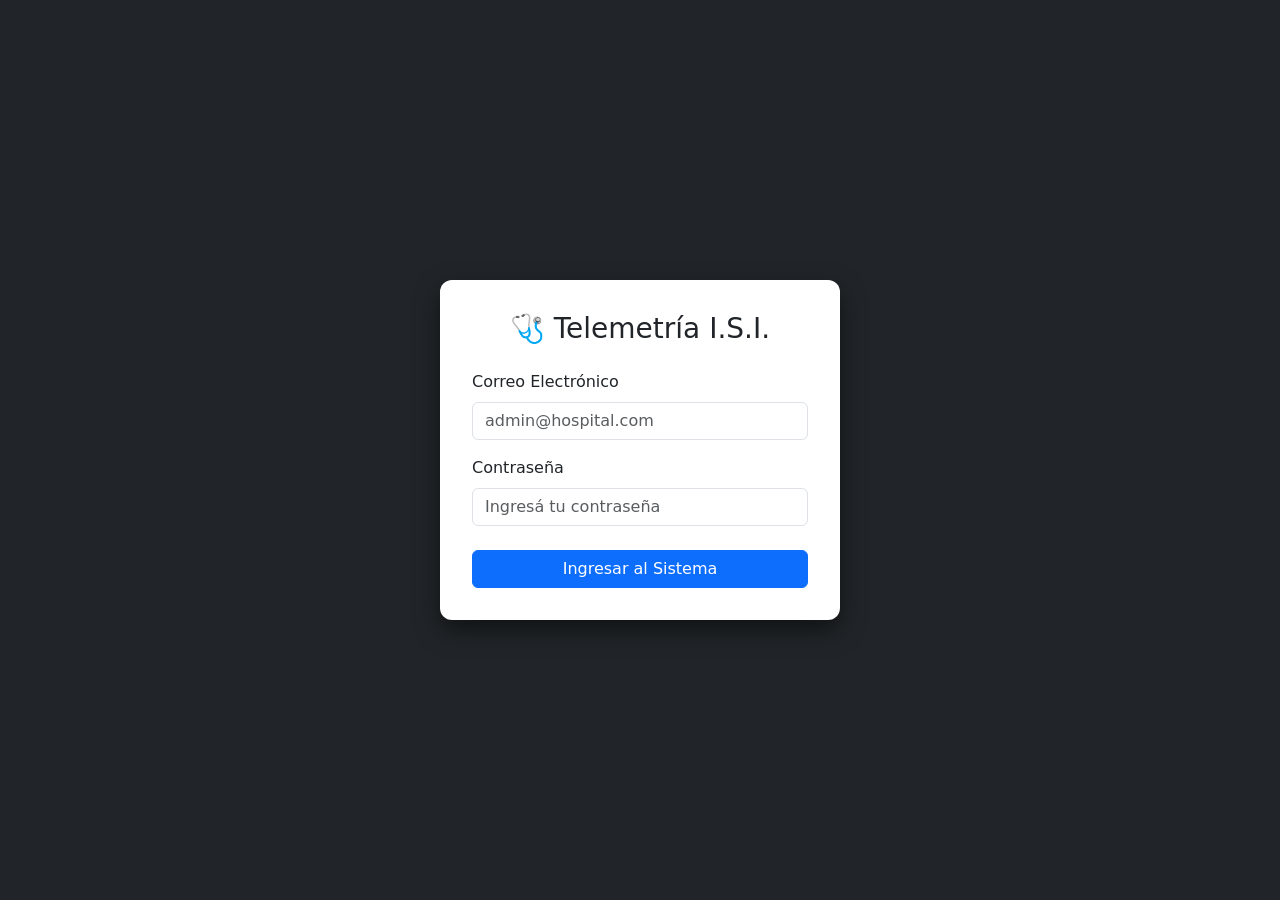
<file: login.html>
<!doctype html>
<html lang="es">
<head>
  <meta charset="UTF-8">
  <!-- Solución al Error 1: Meta Viewport para celulares -->
  <meta name="viewport" content="width=device-width, initial-scale=1.0">
  <title>Ingreso | Sistema Multipaciente</title>
  <link href="https://cdn.jsdelivr.net/npm/bootstrap@5.3.3/dist/css/bootstrap.min.css" rel="stylesheet" />
  <style>
    body { background-color: #212529; height: 100vh; display: flex; align-items: center; justify-content: center; }
    .login-card { background-color: #fff; padding: 2rem; border-radius: 12px; box-shadow: 0 10px 25px rgba(0,0,0,0.5); width: 100%; max-width: 400px; }
  </style>
</head>
<body>

  <div class="login-card">
    <h3 class="text-center mb-4">🩺 Telemetría I.S.I.</h3>
    
    <div id="error-msg" class="alert alert-danger d-none" role="alert"></div>

    <form id="loginForm">
      <div class="mb-3">
        <!-- Solución al Error 2: Agregamos el 'for="email"' -->
        <label for="email" class="form-label">Correo Electrónico</label>
        <input type="email" id="email" class="form-control" required placeholder="admin@hospital.com">
      </div>
      <div class="mb-4">
        <!-- Solución al Error 2: Agregamos el 'for="password"' -->
        <label for="password" class="form-label">Contraseña</label>
        <input type="password" id="password" class="form-control" required placeholder="Ingresá tu contraseña">
      </div>
      <button type="submit" class="btn btn-primary w-100">Ingresar al Sistema</button>
    </form>
  </div>

  <script>
    document.getElementById("loginForm").addEventListener("submit", async (e) => {
      e.preventDefault();
      
      const email = document.getElementById("email").value;
      const password = document.getElementById("password").value;
      const errorDiv = document.getElementById("error-msg");
      
      try {
        const res = await fetch("http://localhost:8000/auth/login", {
          method: "POST",
          headers: { "Content-Type": "application/json" },
          body: JSON.stringify({ email, password })
        });

        if (!res.ok) {
          const data = await res.json();
          errorDiv.textContent = data.detail || "Error al iniciar sesión";
          errorDiv.classList.remove("d-none");
          return;
        }

        const data = await res.json();
        
        // Guardamos el token y los datos de sesión en el navegador
        localStorage.setItem("token", data.access_token);
        localStorage.setItem("userRole", data.rol);
        localStorage.setItem("userName", data.nombre);

        // Redirigimos a la página principal
        window.location.href = "admin/panel.html";

      } catch (error) {
        errorDiv.textContent = "No se pudo conectar con el servidor.";
        errorDiv.classList.remove("d-none");
      }
    });
  </script>
</body>
</html>
</file>
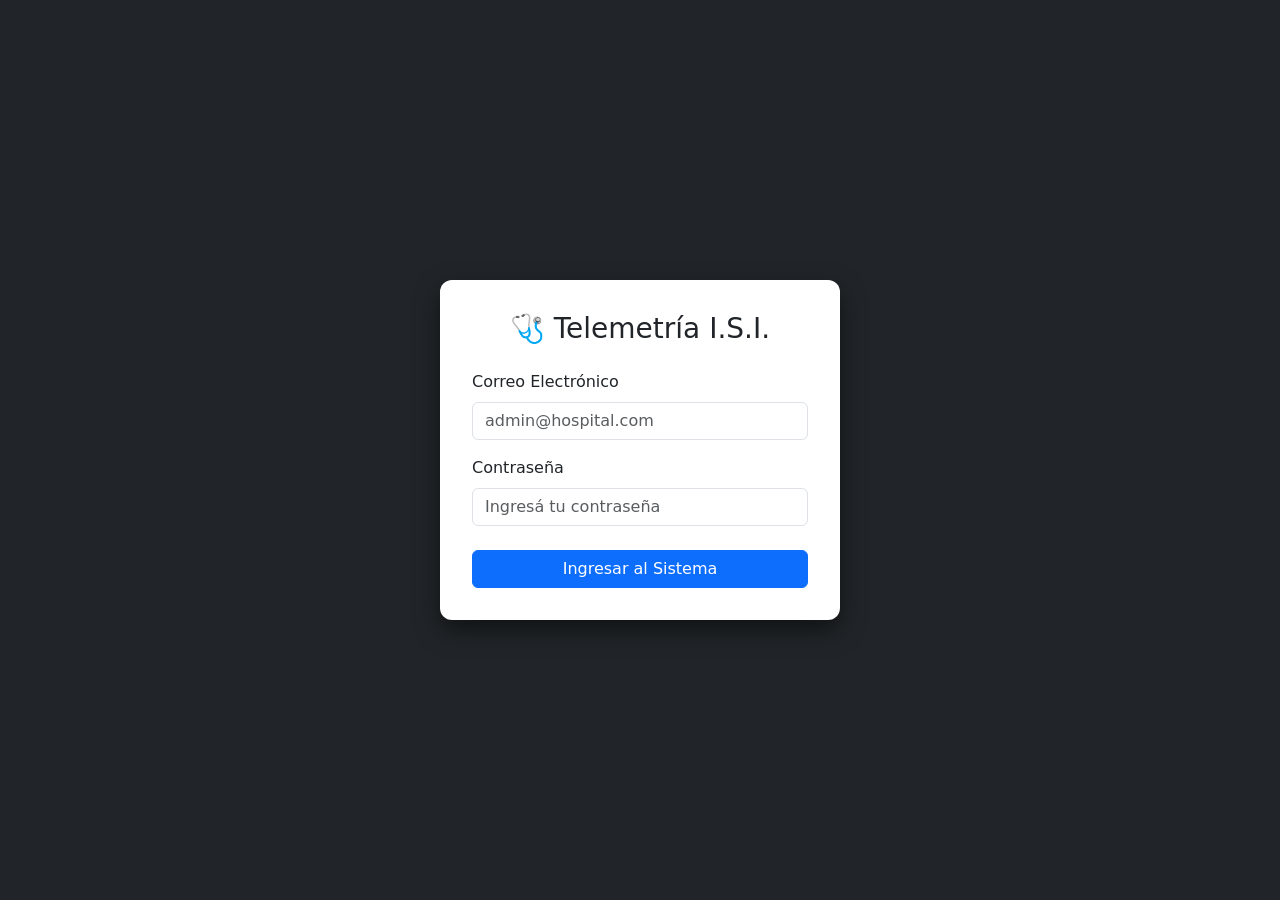
<file: admin/alarmas.html>
<!DOCTYPE html>
<html lang="es">
<head>
  <meta charset="UTF-8">
  <meta name="viewport" content="width=device-width, initial-scale=1.0">
  <title>Central de Alarmas | Telemetría</title>
  <link href="https://cdn.jsdelivr.net/npm/bootstrap@5.3.3/dist/css/bootstrap.min.css" rel="stylesheet">
  <style>
    body { background-color: #f8f9fa; }
    #sidebar { height: 100vh; position: fixed; width: 220px; top: 0; left: 0; z-index: 1000;}
    .main-content { margin-left: 220px; padding: 20px; }
    .card-alarma { border-left: 5px solid #dc3545; transition: transform 0.2s; }
    .card-alarma:hover { transform: scale(1.01); }
    .alerta-item { border-bottom: 1px solid #eee; padding: 8px 0; }
    .alerta-item:last-child { border-bottom: none; }
  </style>
</head>
<body>

  <nav id="sidebar" class="bg-dark text-white p-3">
    <h4 class="mb-4 text-center">🩺 Telemetría</h4>
    <ul class="nav flex-column">
      <li class="nav-item mb-2"><a href="panel.html" class="nav-link text-white">📊 Panel (Index)</a></li>
      <li class="nav-item mb-2"><a href="pacientes.html" class="nav-link text-white">👥 Pacientes</a></li>
      <li class="nav-item mb-2"><a href="equipos.html" class="nav-link text-white">📻 Equipos</a></li>
      <li class="nav-item mb-2"><a href="sensores.html" class="nav-link text-white">📈 Sensores</a></li>
      <li class="nav-item mb-2"><a href="alarmas.html" class="nav-link text-danger fw-bold">⚠️ Alarmas</a></li>
    </ul>
    <div class="mt-auto pt-4">
      <button class="btn btn-outline-danger w-100" onclick="cerrarSesion()">Cerrar Sesión</button>
    </div>
  </nav>

  <div class="main-content">
    <div class="d-flex justify-content-between align-items-center mb-4 border-bottom pb-3">
      <div>
        <h2 class="m-0 text-danger fw-bold">🚨 Central de Alarmas Activas</h2>
        <p class="text-muted m-0">Monitoreo crítico en tiempo real agrupado por paciente.</p>
      </div>
      <button class="btn btn-outline-secondary" onclick="cargarAlarmas()">🔄 Actualizar Manualmente</button>
    </div>

    <div id="contenedor-alarmas" class="row">
      <div class="col-12 text-center text-muted mt-5">
        <div class="spinner-border text-danger mb-3" role="status"></div>
        <h5>Buscando alarmas activas...</h5>
      </div>
    </div>
  </div>

  <script src="https://cdn.jsdelivr.net/npm/bootstrap@5.3.3/dist/js/bootstrap.bundle.min.js"></script>
  <script>
    const API_BASE = "http://localhost:8000";
    const token = localStorage.getItem("token");
    if (!token) window.location.replace("../login.html");

    // Función para buscar el nombre del paciente
    async function obtenerDatosPaciente(id_paciente) {
        if (!id_paciente) return { nombre: "Paciente No Asignado", area: "Desconocida" };
        try {
            const res = await fetch(`${API_BASE}/pacientes/${id_paciente}`, {
                headers: { "Authorization": `Bearer ${token}` }
            });
            if (res.ok) {
                const p = await res.json();
                return { nombre: `${p.nombre} ${p.apellido}`, area: p.tipo || 'Sala Común' };
            }
        } catch (e) { console.error("Error buscando paciente:", e); }
        return { nombre: "Error al cargar paciente", area: "---" };
    }

    async function cargarAlarmas() {
        const contenedor = document.getElementById("contenedor-alarmas");
        
        try {
            // 1. Buscamos TODAS las alarmas con estado ACTIVA
            const resAlertas = await fetch(`${API_BASE}/alertas/?estado=ACTIVA`, {
                headers: { "Authorization": `Bearer ${token}` }
            });
            
            if (!resAlertas.ok) throw new Error("Error en el servidor");
            const alertas = await resAlertas.json();

            if (alertas.length === 0) {
                contenedor.innerHTML = `
                  <div class="col-12 text-center mt-5">
                    <h1 style="font-size: 4rem;">✅</h1>
                    <h3 class="text-success mt-3">Todo bajo control</h3>
                    <p class="text-muted">No hay alarmas activas en este momento.</p>
                  </div>`;
                return;
            }

            // 2. AGRUPAR Y FILTRAR DUPLICADOS
            const agrupadas = {};
            
            alertas.forEach(alerta => {
                const claveGrupo = alerta.id_paciente ? `pac-${alerta.id_paciente}` : `disp-${alerta.id_dispositivo}`;
                
                if (!agrupadas[claveGrupo]) {
                    agrupadas[claveGrupo] = {
                        id_paciente: alerta.id_paciente,
                        id_dispositivo: alerta.id_dispositivo,
                        // Usamos un objeto para guardar solo UNA alarma por tipo/descripción
                        alarmasUnicas: {} 
                    };
                }

                // Extraemos el tipo de sensor de la descripción.
                // El formato es "Alarma de SENSOR: Valor detectado X", tomamos solo "SENSOR".
                // Como las alertas vienen de más nuevas a más viejas, la primera que leemos es la más reciente.
                const matchSensor = alerta.descripcion.match(/Alarma de (.+?):/i);
                const tipoSensor = matchSensor ? matchSensor[1].trim() : alerta.descripcion;

                // Si aún no registramos este sensor para este paciente, lo guardamos (es el más reciente)
                if (!agrupadas[claveGrupo].alarmasUnicas[tipoSensor]) {
                    agrupadas[claveGrupo].alarmasUnicas[tipoSensor] = alerta;
                }
            });

            // 3. RENDERIZAR LAS CARDS
            contenedor.innerHTML = ""; 

            for (const clave in agrupadas) {
                const grupo = agrupadas[clave];
                const paciente = await obtenerDatosPaciente(grupo.id_paciente);
                
                // Convertimos el objeto de alarmas únicas nuevamente en un array
                const listaFiltrada = Object.values(grupo.alarmasUnicas);
                
                let listaHTML = "";
                listaFiltrada.forEach(a => {
                    const hora = new Date(a.fecha_hora).toLocaleTimeString();
                    listaHTML += `
                        <div class="alerta-item d-flex justify-content-between align-items-center">
                            <span class="text-dark fw-bold">🔹 ${a.descripcion}</span>
                            <span class="badge bg-secondary">${hora}</span>
                        </div>
                    `;
                });

                contenedor.innerHTML += `
                    <div class="col-md-6 mb-4">
                        <div class="card shadow-sm card-alarma h-100">
                            <div class="card-header bg-white d-flex justify-content-between align-items-center border-bottom-0 pb-0">
                                <div>
                                    <h5 class="text-danger fw-bold mb-0">${paciente.nombre}</h5>
                                    <small class="text-muted">Ubicación: ${paciente.area}</small>
                                </div>
                                <span class="badge bg-danger rounded-pill fs-6">${listaFiltrada.length} Sensores Críticos</span>
                            </div>
                            <div class="card-body">
                                <div class="bg-light p-3 rounded mb-3">
                                    ${listaHTML}
                                </div>
                                <div class="d-flex justify-content-between">
                                    <button class="btn btn-outline-primary" onclick="verPaciente(${grupo.id_paciente})">Ver Monitor en Vivo</button>
                                    <button class="btn btn-success fw-bold" onclick="atenderAlarmas(${grupo.id_paciente})">✓ Marcar como Atendido</button>
                                </div>
                            </div>
                        </div>
                    </div>
                `;
            }

        } catch (error) {
            contenedor.innerHTML = `<div class="col-12 text-center text-danger"><h5>Error de conexión con el servidor.</h5></div>`;
        }
    }
    // Funciones de los botones
    async function atenderAlarmas(id_paciente) {
        if (!id_paciente) {
            alert("Alarma de dispositivo sin paciente. Diríjase a la cama manualmente.");
            return;
        }

        try {
            const res = await fetch(`${API_BASE}/alertas/resolver/paciente/${id_paciente}`, {
                method: "PATCH",
                headers: { "Authorization": `Bearer ${token}` }
            });
            
            if (res.ok) {
                cargarAlarmas(); // Refrescamos la pantalla
            }
        } catch (error) {
            alert("Error al resolver las alarmas.");
        }
    }

    // Para saltar directo al monitor de ese paciente
    function verPaciente(id_paciente) {
        if(!id_paciente) return;
        // Buscamos el UID del equipo asociado a este paciente (lógica simplificada, asume que sabés el UID o redirigís al panel)
        window.location.href = `panel.html`; 
        // Idealmente, si tenés el UID del dispositivo, harías: window.location.href = `detalle.html?uid=${uid}`
    }

    function cerrarSesion() {
      localStorage.clear();
      window.location.replace("../login.html");
    }

    // Cargar al inicio y refrescar cada 5 segundos automáticamente
    cargarAlarmas();
    setInterval(cargarAlarmas, 5000); 
  </script>
</body>
</html>
</file>
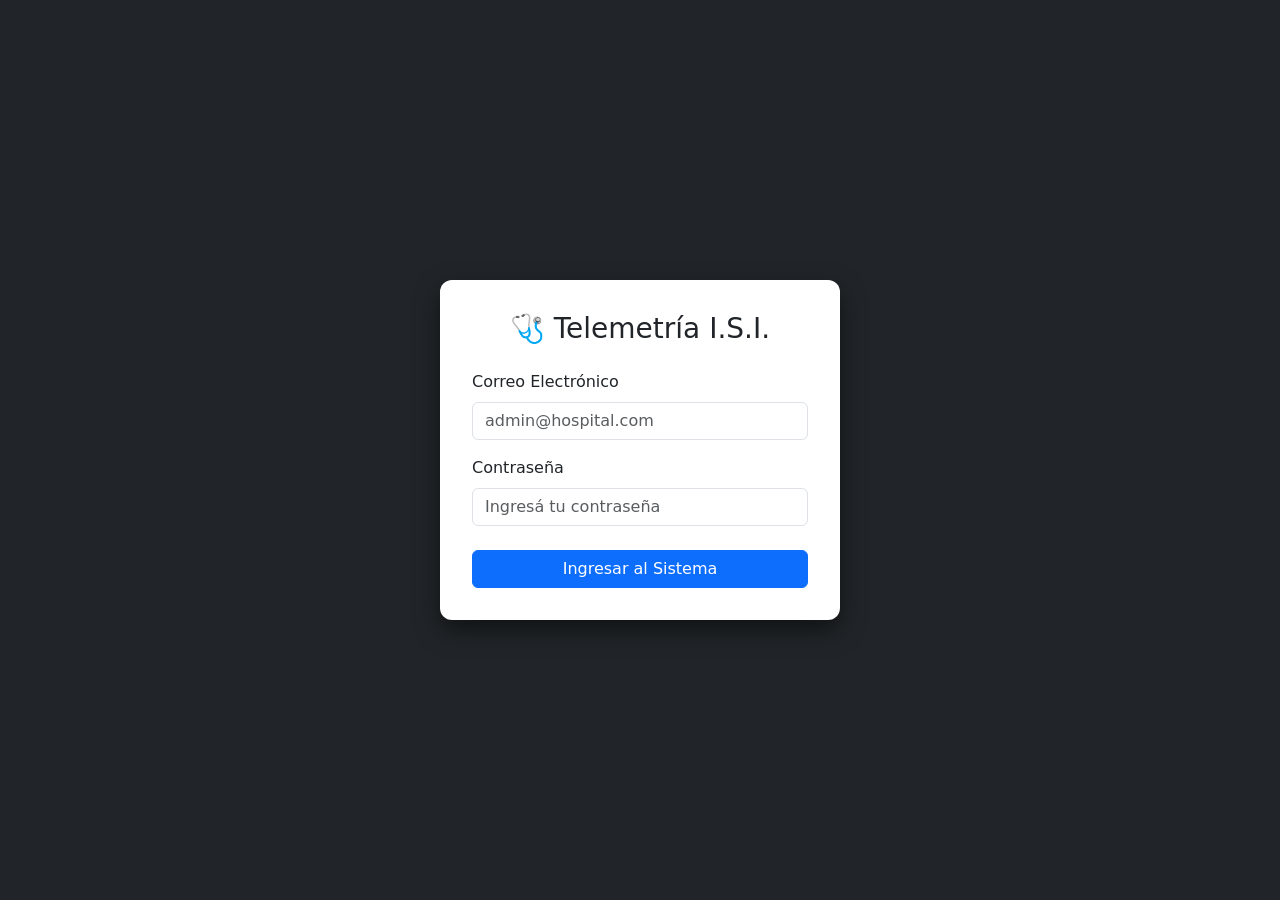
<file: admin/detalle.html>
<!DOCTYPE html>
<html lang="es">
<head>
  <meta charset="UTF-8">
  <meta name="viewport" content="width=device-width, initial-scale=1.0">
  <title>Perfil del Paciente | Telemetría</title>
  <link href="https://cdn.jsdelivr.net/npm/bootstrap@5.3.3/dist/css/bootstrap.min.css" rel="stylesheet">
  <style>
    body { background-color: #f8f9fa; }
    #sidebar { height: 100vh; position: fixed; width: 220px; top: 0; left: 0; z-index: 1000;}
    .main-content { margin-left: 220px; padding: 20px; }
    .sensor-box { background: white; border-radius: 10px; padding: 15px; text-align: center; box-shadow: 0 2px 4px rgba(0,0,0,0.05); margin-bottom: 15px;}
    .sensor-val { font-size: 2rem; font-weight: bold; margin: 0; }
  </style>
</head>
<body>

  <nav id="sidebar" class="bg-dark text-white p-3">
    <h4 class="mb-4 text-center">🩺 Telemetría</h4>
    <ul class="nav flex-column">
      <li class="nav-item mb-2"><a href="panel.html" class="nav-link text-white">⬅️ Volver al Panel</a></li>
      <li class="nav-item mb-2"><a href="pacientes.html" class="nav-link text-white">👥 Pacientes</a></li>
    </ul>
  </nav>

  <div class="main-content">
    <div class="d-flex justify-content-between align-items-center mb-4 border-bottom pb-3">
      <div>
        <h2 class="m-0 text-primary" id="nombre-paciente">Cargando paciente...</h2>
        <p class="text-muted m-0">Conectado al equipo: <span id="uid-equipo" class="fw-bold">...</span></p>
      </div>
      <button class="btn btn-danger btn-lg shadow" id="btn-monitor-ecg" disabled>
        ❤️ ABRIR MONITOR ECG
      </button>
    </div>

    <div class="row">
      <div class="col-md-5">
        
        <div class="card mb-4 shadow-sm border-0">
          <div class="card-header bg-white text-primary fw-bold d-flex justify-content-between align-items-center">
            <span>Historia Clínica</span>
            <button class="btn btn-sm btn-outline-primary" id="btn-editar-paciente" onclick="abrirModalEdicion()" disabled>✏️ Editar</button>
          </div>
          <div class="card-body" id="datos-clinicos">
            <div class="spinner-border text-primary" role="status"></div> Buscando en base de datos...
          </div>
        </div>

        <div class="card shadow-sm border-0">
          <div class="card-header bg-white text-primary fw-bold">Umbrales de Alarma Configurados</div>
          <div class="card-body">
            <ul class="list-group list-group-flush" id="lista-umbrales">
              <li class="list-group-item text-muted text-center">Cargando umbrales...</li>
            </ul>
          </div>
        </div>
      </div>

      <div class="col-md-7">
        <div class="card shadow-sm border-0 h-100 bg-light">
          <div class="card-header bg-white text-success fw-bold d-flex justify-content-between align-items-center">
            <span>🔴 Signos Vitales en Tiempo Real</span>
            <div class="d-flex align-items-center gap-2">
              <span id="estado-conexion" class="text-warning">Conectando...</span>
              <button class="btn btn-sm btn-danger" id="btn-monitor-inline" style="display:none" onclick="abrirMonitor()">📺 Ver Monitor</button>
            </div>
          </div>
          <div class="card-body">
            <div class="row" id="contenedor-sensores-rt">
              <div class="col-12 text-center text-muted" id="mensaje-espera-rt">Esperando transmisión de datos del equipo...</div>
            </div>
          </div>
        </div>
      </div>
    </div>

    <!-- HISTORIAL DE ALARMAS -->
    <div class="row mt-4">
      <div class="col-12">
        <div class="card shadow-sm border-0">
          <div class="card-header bg-white d-flex justify-content-between align-items-center">
            <span class="fw-bold text-dark">🔔 Historial de Alarmas</span>
            <div class="d-flex gap-2 align-items-center">
              <select id="filtro-estado-alarma" class="form-select form-select-sm" style="width:auto;" onchange="cargarHistorialAlarmas()">
                <option value="">Todas</option>
                <option value="ACTIVA">Solo Activas</option>
                <option value="RESUELTA">Solo Resueltas</option>
              </select>
            </div>
          </div>
          <div class="card-body p-0">
            <div id="tabla-alarmas-container">
              <div class="text-center text-muted py-4">
                <div class="spinner-border spinner-border-sm text-secondary me-2" role="status"></div>
                Cargando historial...
              </div>
            </div>
          </div>
        </div>
      </div>
    </div>
  </div>

  <div class="modal fade" id="modalEdicion" tabindex="-1">
    <div class="modal-dialog modal-lg">
      <div class="modal-content">
        <div class="modal-header bg-primary text-white">
          <h5 class="modal-title">Editar Historia Clínica y Umbrales</h5>
          <button type="button" class="btn-close btn-close-white" data-bs-dismiss="modal" aria-label="Cerrar"></button>
        </div>
        <div class="modal-body">
          <form id="formEdicion">
            <h6 class="text-primary border-bottom pb-1">👤 Datos Personales</h6>
            <div class="row mb-3 mt-2">
              <div class="col-md-4"><label for="p-nombre" class="form-label">Nombre</label><input type="text" class="form-control" id="p-nombre" required></div>
              <div class="col-md-4"><label for="p-apellido" class="form-label">Apellido</label><input type="text" class="form-control" id="p-apellido" required></div>
              <div class="col-md-4"><label for="p-dni" class="form-label">DNI</label><input type="text" class="form-control" id="p-dni" required></div>
            </div>
            <div class="row mb-3">
              <div class="col-md-4"><label for="p-fecha-nac" class="form-label">Fecha de Nacimiento</label><input type="date" class="form-control" id="p-fecha-nac"></div>
              <div class="col-md-4"><label for="p-sexo" class="form-label">Sexo</label><select class="form-select" id="p-sexo"><option value="M">Masculino</option><option value="F">Femenino</option></select></div>
              <div class="col-md-4"><label for="p-direccion" class="form-label">Dirección</label><input type="text" class="form-control" id="p-direccion"></div>
            </div>

            <h6 class="text-primary border-bottom pb-1 mt-4">🏥 Información Clínica</h6>
            <div class="row mb-3 mt-2">
              <div class="col-md-5"><label for="p-tipo" class="form-label">Área</label><select class="form-select" id="p-tipo"><option value="Terapia Intensiva">UTI</option><option value="Guardia">Emergencias</option><option value="Sala Común">Piso</option></select></div>
              <div class="col-md-7"><label for="p-diagnostico" class="form-label">Diagnóstico</label><input type="text" class="form-control" id="p-diagnostico"></div>
            </div>

            <h6 class="text-primary border-bottom pb-1 mt-4">⚙️ Umbrales Personalizados</h6>
            <div class="row mb-2">
                <div class="col-md-4 fw-bold">SpO2 % (Min/Max)</div>
                <div class="col-md-4"><input type="number" step="0.1" class="form-control" id="u-spo2-min" placeholder="Mínimo"></div>
                <div class="col-md-4"><input type="number" step="0.1" class="form-control" id="u-spo2-max" placeholder="Máximo"></div>
            </div>
            <div class="row mb-2">
                <div class="col-md-4 fw-bold">Pulso Cardíaco BPM</div>
                <div class="col-md-4"><input type="number" step="0.1" class="form-control" id="u-pulso-min" placeholder="Mínimo"></div>
                <div class="col-md-4"><input type="number" step="0.1" class="form-control" id="u-pulso-max" placeholder="Máximo"></div>
            </div>
            <div class="row mb-2">
                <div class="col-md-4 fw-bold">Temp. Piel (°C)</div>
                <div class="col-md-4"><input type="number" step="0.1" class="form-control" id="u-temp-min" placeholder="Mínimo"></div>
                <div class="col-md-4"><input type="number" step="0.1" class="form-control" id="u-temp-max" placeholder="Máximo"></div>
            </div>
            <div class="row mb-2">
                <div class="col-md-4 fw-bold">P. Sistólica (mmHg)</div>
                <div class="col-md-4"><input type="number" step="1" class="form-control" id="u-sistolica-min" placeholder="Mínimo"></div>
                <div class="col-md-4"><input type="number" step="1" class="form-control" id="u-sistolica-max" placeholder="Máximo"></div>
            </div>
            <div class="row mb-4">
                <div class="col-md-4 fw-bold">P. Diastólica (mmHg)</div>
                <div class="col-md-4"><input type="number" step="1" class="form-control" id="u-diastolica-min" placeholder="Mínimo"></div>
                <div class="col-md-4"><input type="number" step="1" class="form-control" id="u-diastolica-max" placeholder="Máximo"></div>
            </div>

            <button type="submit" class="btn btn-success w-100 py-2 mt-2 fw-bold" id="btnGuardar">Guardar Cambios</button>
          </form>
        </div>
      </div>
    </div>
  </div>

  <script src="https://cdn.jsdelivr.net/npm/bootstrap@5.3.3/dist/js/bootstrap.bundle.min.js"></script>
  <script>
    const token = localStorage.getItem("token");
    if (!token) window.location.replace("../login.html");

    const CONFIG = {
      API_BASE: "http://localhost:8000",
      WS_URL: `ws://localhost:8000/ws/datos?token=${token}`
    };

    // Variables globales para guardar la info del paciente
    let pacienteData = null;
    let umbralesData = [];
    const modalEdicion = new bootstrap.Modal(document.getElementById('modalEdicion'));

    const urlParams = new URLSearchParams(window.location.search);
    const targetUid = urlParams.get('uid');   // Desde panel (tiene dispositivo)
    const targetId  = urlParams.get('id');    // Desde lista de pacientes
    let uidActivo = targetUid || null; // UID del dispositivo activo — se setea en cargarPerfilPaciente

    if (!targetUid && !targetId) {
        alert("No se especificó ningún paciente o equipo.");
        window.location.href = "panel.html";
    }

    document.getElementById("uid-equipo").innerText = targetUid || "Buscando...";

    const btnEcg = document.getElementById("btn-monitor-ecg");

    // 1. Traer info del paciente y sus umbrales
    async function cargarPerfilPaciente() {
      try {
        let p;

        if (targetUid) {
            // Ruta por ?uid= (desde el panel)
            const res = await fetch(`${CONFIG.API_BASE}/pacientes_por_dispositivo_uid/${targetUid}`, {
                headers: { "Authorization": `Bearer ${token}` }
            });
            if (!res.ok) {
                document.getElementById("nombre-paciente").innerText = "Equipo sin paciente asignado";
                document.getElementById("datos-clinicos").innerHTML = "<p class='text-muted'>Este dispositivo está transmitiendo, pero no ha sido vinculado a ningún paciente.</p>";
                document.getElementById("lista-umbrales").innerHTML = "<li class='list-group-item text-muted'>Utilizando umbrales globales del sistema.</li>";
                document.getElementById("btn-editar-paciente").disabled = true;
                return;
            }
            p = await res.json();
uidActivo = targetUid;
            document.getElementById("uid-equipo").innerText = targetUid;
            btnEcg.disabled = false;
            btnEcg.onclick = () => window.location.href = `monitorU1.html?uid=${targetUid}`;
            document.getElementById("btn-monitor-inline").style.display = "";

        } else {
            // Ruta por ?id= (desde lista de pacientes)
            const res = await fetch(`${CONFIG.API_BASE}/pacientes/${targetId}`, {
                headers: { "Authorization": `Bearer ${token}` }
            });
            if (!res.ok) {
                document.getElementById("nombre-paciente").innerText = "Paciente no encontrado";
                document.getElementById("datos-clinicos").innerHTML = "<p class='text-muted'>No se pudo cargar el paciente.</p>";
                return;
            }
            p = await res.json();

            // Buscar si tiene dispositivo activo
            try {
                const resDisp = await fetch(`${CONFIG.API_BASE}/dispositivos/`, {
                    headers: { "Authorization": `Bearer ${token}` }
                });
                const dispositivos = await resDisp.json();
                const dispActivo = dispositivos.find(d => d.id_paciente === p.id_paciente);

                if (dispActivo) {
                    uidActivo = dispActivo.uid_equipo;
                    document.getElementById("uid-equipo").innerText = dispActivo.uid_equipo;
                    btnEcg.disabled = false;
                    btnEcg.onclick = () => window.location.href = `monitorU1.html?uid=${dispActivo.uid_equipo}`;
                    document.getElementById("btn-monitor-inline").style.display = "";
                    conectarWebSocketLocal();
                } else {
                    document.getElementById("uid-equipo").innerText = "Sin dispositivo conectado";
                    btnEcg.disabled = true;
                    document.getElementById("contenedor-sensores-rt").innerHTML = `
                        <div class="col-12 text-center py-5 text-muted">
                            <div style="font-size:3rem">📵</div>
                            <h5 class="mt-3">Sin dispositivo conectado</h5>
                            <p class="mb-0">Este paciente no tiene ningún equipo de monitoreo asignado actualmente.</p>
                        </div>`;
                    document.getElementById("estado-conexion").innerText = "Sin señal ⚪";
                }
            } catch(e) {
                document.getElementById("uid-equipo").innerText = "Sin dispositivo conectado";
                btnEcg.disabled = true;
            }
        }

        // --- A partir de acá, p siempre tiene datos válidos ---

        pacienteData = p;
        document.getElementById("btn-editar-paciente").disabled = false;

        document.getElementById("nombre-paciente").innerText = `${p.nombre} ${p.apellido}`;
        document.title = `${p.nombre} ${p.apellido} | Telemetría`;

        const fechaIngreso = p.creado_en ? new Date(p.creado_en).toLocaleDateString() : 'No registrado';
        document.getElementById("datos-clinicos").innerHTML = `
          <p><strong>DNI:</strong> ${p.dni || 'No registrado'}</p>
          <p><strong>Área:</strong> <span class="badge bg-info text-dark">${p.tipo || 'General'}</span></p>
          <p><strong>Diagnóstico:</strong> ${p.diagnostico || 'No especificado'}</p>
          <p><strong>Ingreso:</strong> ${fechaIngreso}</p>
        `;

        const resU = await fetch(`${CONFIG.API_BASE}/sensores/paciente/${p.id_paciente}`, {
            headers: { "Authorization": `Bearer ${token}` }
        });
        umbralesData = await resU.json();

        const listaU = document.getElementById("lista-umbrales");
        if (umbralesData.length === 0) {
            listaU.innerHTML = "<li class='list-group-item text-muted'>Utilizando umbrales globales por defecto.</li>";
        } else {
            listaU.innerHTML = "";
            umbralesData.forEach(u => {
                listaU.innerHTML += `<li class="list-group-item d-flex justify-content-between align-items-center">
                    <span class="text-uppercase fw-bold">${u.tipo_signo.replace('_', ' ')}</span>
                    <span class="badge bg-secondary rounded-pill">Min: ${u.valor_minimo} | Max: ${u.valor_maximo} ${u.unidad}</span>
                </li>`;
            });
        }

        // Cargar historial al final, cuando pacienteData ya está seteado
        cargarHistorialAlarmas();

      } catch (error) {
        console.error("❌ Error al cargar perfil:", error);
      }
    }


    // 2. Llenar y Abrir el Modal de Edición
    function abrirModalEdicion() {
        if (!pacienteData) return;

        // Limpiamos formularios por las dudas
        document.getElementById("formEdicion").reset();

        // Llenar datos personales
        document.getElementById("p-nombre").value = pacienteData.nombre || "";
        document.getElementById("p-apellido").value = pacienteData.apellido || "";
        document.getElementById("p-dni").value = pacienteData.dni || "";
        document.getElementById("p-fecha-nac").value = pacienteData.fecha_nacimiento || "";
        document.getElementById("p-sexo").value = pacienteData.sexo || "M";
        document.getElementById("p-direccion").value = pacienteData.direccion || "";
        document.getElementById("p-tipo").value = pacienteData.tipo || "Sala Común";
        document.getElementById("p-diagnostico").value = pacienteData.diagnostico || "";

        // Llenar umbrales si los hay
        umbralesData.forEach(u => {
            if(u.tipo_signo === 'spo2') {
                document.getElementById("u-spo2-min").value = u.valor_minimo;
                document.getElementById("u-spo2-max").value = u.valor_maximo;
            } else if(u.tipo_signo === 'pulso') {
                document.getElementById("u-pulso-min").value = u.valor_minimo;
                document.getElementById("u-pulso-max").value = u.valor_maximo;
            } else if(u.tipo_signo === 'temperatura') {
                document.getElementById("u-temp-min").value = u.valor_minimo;
                document.getElementById("u-temp-max").value = u.valor_maximo;
            } else if(u.tipo_signo === 'sistolica') {
                document.getElementById("u-sistolica-min").value = u.valor_minimo;
                document.getElementById("u-sistolica-max").value = u.valor_maximo;
            } else if(u.tipo_signo === 'diastolica') {
                document.getElementById("u-diastolica-min").value = u.valor_minimo;
                document.getElementById("u-diastolica-max").value = u.valor_maximo;
            }
        });

        modalEdicion.show();
    }

    // 3. Guardar los cambios
    document.getElementById("formEdicion").addEventListener("submit", async (e) => {
        e.preventDefault();
        
        const btnGuardar = document.getElementById("btnGuardar");
        btnGuardar.disabled = true;
        btnGuardar.innerText = "Guardando...";

        const payloadPaciente = {
            nombre: document.getElementById("p-nombre").value,
            apellido: document.getElementById("p-apellido").value,
            dni: document.getElementById("p-dni").value,
            fecha_nacimiento: document.getElementById("p-fecha-nac").value || null,
            sexo: document.getElementById("p-sexo").value,
            direccion: document.getElementById("p-direccion").value,
            tipo: document.getElementById("p-tipo").value,
            diagnostico: document.getElementById("p-diagnostico").value
        };

        try {
            // A. Actualizamos datos del paciente (PATCH)
            const resPac = await fetch(`${CONFIG.API_BASE}/pacientes/${pacienteData.id_paciente}`, {
                method: "PATCH",
                headers: { "Content-Type": "application/json", "Authorization": `Bearer ${token}` },
                body: JSON.stringify(payloadPaciente)
            });

            if (!resPac.ok) throw new Error("Error al guardar datos del paciente.");

            // B. Actualizamos los sensores
            const uPayloads = [
                { tipo: 'spo2', min: 'u-spo2-min', max: 'u-spo2-max', unit: '%' },
                { tipo: 'pulso', min: 'u-pulso-min', max: 'u-pulso-max', unit: 'bpm' },
                { tipo: 'temperatura', min: 'u-temp-min', max: 'u-temp-max', unit: '°C' },
                { tipo: 'sistolica', min: 'u-sistolica-min', max: 'u-sistolica-max', unit: 'mmHg' },
                { tipo: 'diastolica', min: 'u-diastolica-min', max: 'u-diastolica-max', unit: 'mmHg' }
            ];

            const promesasSensores = [];
            for(const up of uPayloads) {
                const vMin = document.getElementById(up.min).value;
                const vMax = document.getElementById(up.max).value;
                
                if(vMin !== "" && vMax !== "") {
                    promesasSensores.push(fetch(`${CONFIG.API_BASE}/sensores/`, {
                        method: "POST",
                        headers: { "Content-Type": "application/json", "Authorization": `Bearer ${token}` },
                        body: JSON.stringify({ 
                            id_paciente: pacienteData.id_paciente, 
                            tipo_signo: up.tipo, 
                            valor_minimo: parseFloat(vMin), 
                            valor_maximo: parseFloat(vMax), 
                            unidad: up.unit 
                        })
                    }));
                }
            }

            if (promesasSensores.length > 0) await Promise.all(promesasSensores);

            modalEdicion.hide();
            cargarPerfilPaciente(); // Recargamos para que se vean los cambios en vivo

        } catch (error) {
            alert(error.message);
        } finally {
            btnGuardar.disabled = false;
            btnGuardar.innerText = "Guardar Cambios";
        }
    });

    // 4. Conexión WebSocket — usa uidActivo (funciona tanto por ?uid= como por ?id=)
    function conectarWebSocketLocal() {
        if (!uidActivo) return; // No conectar si todavía no sabemos el uid
        const ws = new WebSocket(CONFIG.WS_URL);
        const estadoDiv = document.getElementById("estado-conexion");

        ws.onopen = () => estadoDiv.innerText = "Conectado en vivo 🟢";
        ws.onclose = () => {
            estadoDiv.innerText = "Desconectado 🔴 Reintentando...";
            setTimeout(conectarWebSocketLocal, 3000);
        };

        ws.onmessage = (event) => {
            const rawData = JSON.parse(event.data);
            const { sensor, payload } = rawData;

            // Filtramos solo los mensajes del equipo de este paciente
            if (payload.Uid_Equipo !== uidActivo) return;

            document.getElementById("mensaje-espera-rt").style.display = "none";

            if (sensor === "spo2") renderCajaSensor("spo2", "SpO₂", `${payload.value ?? "--"}`, "%", "text-primary");
            else if (sensor === "pni") {
                const val = payload.value ? payload.value.split("/") : ["--", "--"];
                renderCajaSensor("pni", "Presión Arterial", `${val[0]}/${val[1]}`, "mmHg", "text-success");
            }
            else if (sensor === "temp" || sensor === "temperatura_piel") renderCajaSensor("temperatura", "Temp. de Piel", `${payload.value ?? "--"}`, "°C", "text-warning");
            else if (sensor === "pulso" || sensor === "bpm") renderCajaSensor("pulso", "Frec. Cardíaca", `${payload.value ?? "--"}`, "bpm", "text-danger");
            else if (sensor !== "ecg") renderCajaSensor(sensor, sensor.toUpperCase(), `${payload.value ?? "--"}`, "", "text-dark");
        };
    }

    function renderCajaSensor(id, label, valor, unidad, colorClass) {
        const contenedor = document.getElementById("contenedor-sensores-rt");
        let caja = document.getElementById(`caja-${id}`);
        
        if (!caja) {
            caja = document.createElement("div");
            caja.className = "col-md-6";
            caja.id = `caja-${id}`;
            caja.innerHTML = `
                <div class="sensor-box border border-2 border-light">
                    <h6 class="text-muted text-uppercase mb-1">${label}</h6>
                    <p class="sensor-val ${colorClass}" id="val-${id}">--</p>
                    <small class="text-secondary">${unidad}</small>
                </div>
            `;
            contenedor.appendChild(caja);
        }
        document.getElementById(`val-${id}`).innerText = valor;
    }

    // 5. Historial de Alarmas del Paciente
    async function cargarHistorialAlarmas() {
        if (!pacienteData) return; // Esperar a que cargue el paciente

        const container = document.getElementById("tabla-alarmas-container");
        const filtro = document.getElementById("filtro-estado-alarma").value;

        container.innerHTML = `<div class="text-center text-muted py-4">
            <div class="spinner-border spinner-border-sm text-secondary me-2" role="status"></div>
            Cargando historial...
        </div>`;

        try {
            const res = await fetch(`${CONFIG.API_BASE}/alertas/paciente/${pacienteData.id_paciente}`, {
                headers: { "Authorization": `Bearer ${token}` }
            });

            if (!res.ok) throw new Error("Error al obtener historial");
            let alertas = await res.json();

            // Filtrar por estado si hay filtro
            if (filtro) alertas = alertas.filter(a => a.estado === filtro);

            if (alertas.length === 0) {
                container.innerHTML = `<p class="text-center text-muted py-4 mb-0">No hay alarmas registradas para este paciente.</p>`;
                return;
            }

            let filas = "";
            alertas.forEach(a => {
                const fecha = a.fecha_hora ? new Date(a.fecha_hora).toLocaleString() : "—";
                const resuelta = a.resuelta_en ? new Date(a.resuelta_en).toLocaleString() : "—";
                const badge = a.estado === "ACTIVA"
                    ? `<span class="badge bg-danger">ACTIVA</span>`
                    : `<span class="badge bg-success">RESUELTA</span>`;
                filas += `
                    <tr>
                        <td>${fecha}</td>
                        <td>${a.descripcion}</td>
                        <td>${badge}</td>
                        <td class="text-muted">${a.estado === "RESUELTA" ? resuelta : "—"}</td>
                    </tr>`;
            });

            container.innerHTML = `
                <table class="table table-hover table-sm mb-0">
                    <thead class="table-light">
                        <tr>
                            <th>Fecha y Hora</th>
                            <th>Descripción</th>
                            <th>Estado</th>
                            <th>Resuelta en</th>
                        </tr>
                    </thead>
                    <tbody>${filas}</tbody>
                </table>`;
        } catch (error) {
            container.innerHTML = `<p class="text-center text-danger py-3 mb-0">Error al cargar el historial de alarmas.</p>`;
        }
    }

    function abrirMonitor() {
        if (uidActivo) window.location.href = `monitorU1.html?uid=${uidActivo}`;
    }

    // WebSocket con uid dinámico (para cuando venimos por ?id= y encontramos el dispositivo)
    function conectarWebSocketConUid(uid) {
        const ws = new WebSocket(CONFIG.WS_URL);
        const estadoDiv = document.getElementById("estado-conexion");
        ws.onopen = () => estadoDiv.innerText = "Conectado en vivo 🟢";
        ws.onclose = () => {
            estadoDiv.innerText = "Desconectado 🔴 Reintentando...";
            setTimeout(() => conectarWebSocketConUid(uid), 3000);
        };
        ws.onmessage = (event) => {
            const rawData = JSON.parse(event.data);
            const { sensor, payload } = rawData;
            if (payload.Uid_Equipo !== uid) return;
            document.getElementById("mensaje-espera-rt").style.display = "none";
            if (sensor === "spo2") renderCajaSensor("spo2", "SpO₂", `${payload.value ?? "--"}`, "%", "text-primary");
            else if (sensor === "pni") {
                const val = payload.value ? payload.value.split("/") : ["--", "--"];
                renderCajaSensor("pni", "Presión Arterial", `${val[0]}/${val[1]}`, "mmHg", "text-success");
            }
            else if (sensor === "temp" || sensor === "temperatura_piel") renderCajaSensor("temperatura", "Temp. de Piel", `${payload.value ?? "--"}`, "°C", "text-warning");
            else if (sensor === "pulso" || sensor === "bpm") renderCajaSensor("pulso", "Frec. Cardíaca", `${payload.value ?? "--"}`, "bpm", "text-danger");
            else if (sensor !== "ecg") renderCajaSensor(sensor, sensor.toUpperCase(), `${payload.value ?? "--"}`, "", "text-dark");
        };
    }

    function cerrarSesion() {
      localStorage.clear();
      window.location.replace("../login.html");
    }

    // Iniciar: cargarPerfilPaciente setea uidActivo y luego llama conectarWebSocketLocal()
    // Si venimos por ?uid=, también lo iniciamos directamente al cargar
    cargarPerfilPaciente();
    if (targetUid) conectarWebSocketLocal();
  </script>
</body>
</html>
</file>
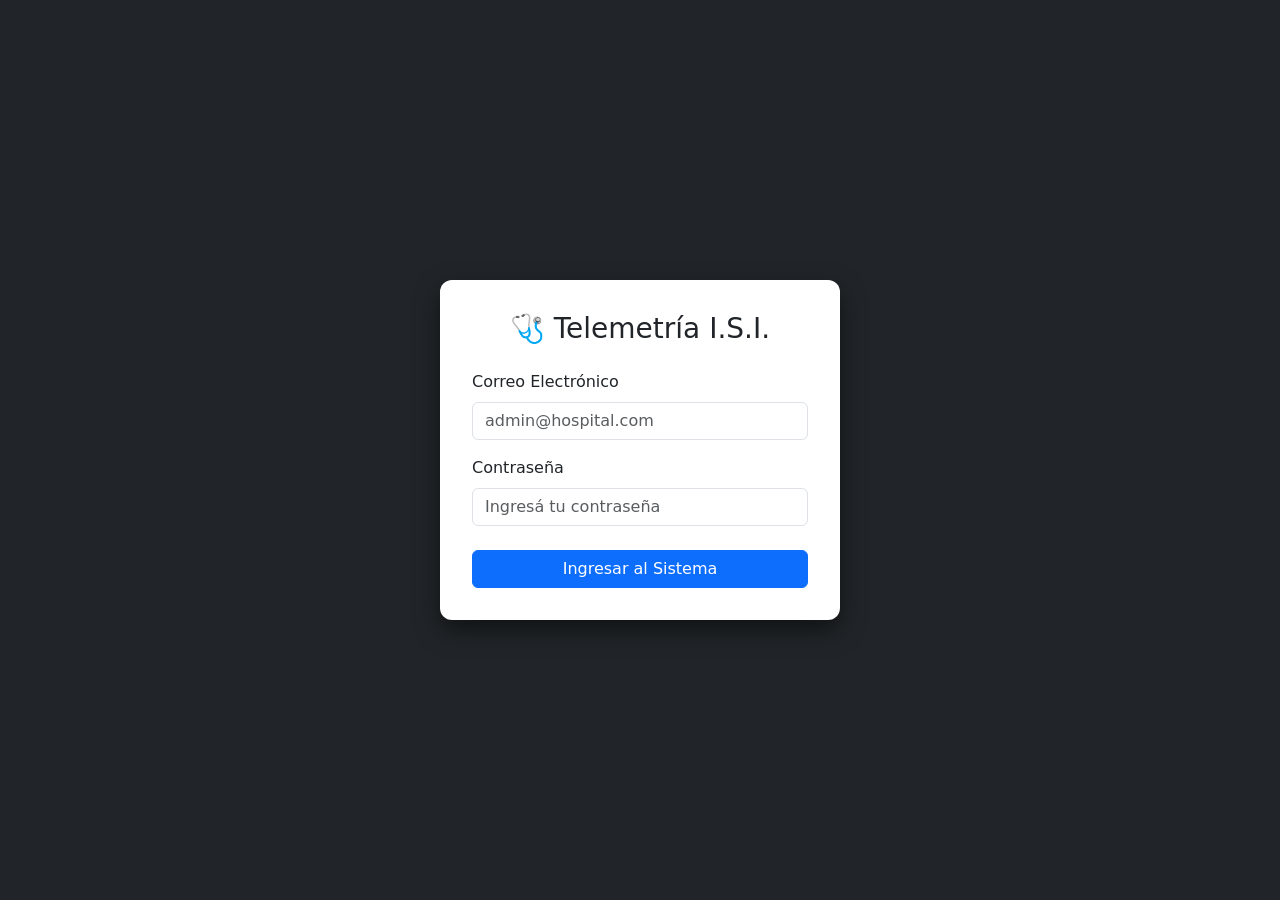
<file: admin/pacientes.html>
<!DOCTYPE html>
<html lang="es">
<head>
  <meta charset="UTF-8">
  <meta name="viewport" content="width=device-width, initial-scale=1.0">
  <title>Gestión de Pacientes | Telemetría</title>
  <link href="https://cdn.jsdelivr.net/npm/bootstrap@5.3.3/dist/css/bootstrap.min.css" rel="stylesheet">
  <style>
    body { background-color: #f8f9fa; }
    #sidebar { height: 100vh; position: fixed; width: 220px; top: 0; left: 0; }
    .main-content { margin-left: 220px; padding: 20px; }
    .table-historico { opacity: 0.85; background-color: #fcfcfc; }
  </style>
</head>
<body>

  <nav id="sidebar" class="bg-dark text-white p-3">
    <h4 class="mb-4 text-center">🩺 Telemetría</h4>
    <ul class="nav flex-column">
      <li class="nav-item mb-2"><a href="panel.html" class="nav-link text-white">📊 Panel (Index)</a></li>
      <li class="nav-item mb-2"><a href="pacientes.html" class="nav-link text-info fw-bold">👥 Pacientes</a></li>
      <li class="nav-item mb-2"><a href="equipos.html" class="nav-link text-white">📻 Equipos</a></li>
      <li class="nav-item mb-2"><a href="sensores.html" class="nav-link text-white">📈 Sensores</a></li>
      <li class="nav-item mb-2"><a href="alarmas.html" class="nav-link text-white">⚠️ Alarmas</a></li>
    </ul>
    <div class="mt-auto pt-4">
      <button class="btn btn-outline-danger w-100" onclick="cerrarSesion()">Cerrar Sesión</button>
    </div>
  </nav>

  <div class="main-content">
    <div class="d-flex justify-content-between align-items-center mb-4">
      <h3 class="m-0">Directorio de Pacientes</h3>
      
      <div class="w-25 mx-3">
        <input type="text" id="buscador-pacientes" class="form-control" placeholder="🔍 Buscar por nombre o DNI...">
      </div>
      
      <button class="btn btn-success d-none" id="btn-crear-paciente" onclick="prepararCreacion()">+ Registrar Paciente</button>
    </div>

    <div class="card shadow-sm mb-4 border-success">
      <div class="card-header bg-white d-flex justify-content-between align-items-center">
        <h5 class="m-0 text-success fw-bold">🟢 Pacientes Activos en Monitoreo</h5>
        <button class="btn btn-sm btn-outline-secondary" data-bs-toggle="collapse" data-bs-target="#collapseActivos">Minimizar / Expandir</button>
      </div>
      <div class="collapse show" id="collapseActivos">
        <div class="card-body p-0">
          <div class="table-responsive">
            <table class="table table-hover align-middle mb-0">
              <thead class="table-light">
                <tr><th>DNI</th><th>Nombre Completo</th><th>Área / Tipo</th><th>Diagnóstico</th><th class="text-end">Acciones</th></tr>
              </thead>
              <tbody id="tabla-pacientes-activos">
                <tr><td colspan="5" class="text-center text-muted py-3">Cargando pacientes...</td></tr>
              </tbody>
            </table>
          </div>
        </div>
      </div>
    </div>

    <div class="card shadow-sm border-secondary">
      <div class="card-header bg-white d-flex justify-content-between align-items-center">
        <h5 class="m-0 text-secondary fw-bold">📁 Historial de Pacientes (Egresados)</h5>
        <button class="btn btn-sm btn-outline-secondary" data-bs-toggle="collapse" data-bs-target="#collapseHistoricos">Minimizar / Expandir</button>
      </div>
      <div class="collapse show" id="collapseHistoricos">
        <div class="card-body p-0">
          <div class="table-responsive">
            <table class="table table-hover align-middle mb-0 table-historico">
              <thead class="table-light">
                <tr><th>DNI</th><th>Nombre Completo</th><th>Fecha Egreso</th><th>Diagnóstico Final</th><th class="text-end">Acciones</th></tr>
              </thead>
              <tbody id="tabla-pacientes-historicos">
                <tr><td colspan="5" class="text-center text-muted py-3">Cargando historial...</td></tr>
              </tbody>
            </table>
          </div>
        </div>
      </div>
    </div>
  </div>

  <div class="modal fade" id="modalPaciente" tabindex="-1">
    <div class="modal-dialog modal-lg">
      <div class="modal-content">
        <div class="modal-header bg-primary text-white">
          <h5 class="modal-title" id="modalTitulo">Registrar Nuevo Paciente</h5>
          <button type="button" class="btn-close btn-close-white" data-bs-dismiss="modal" aria-label="Cerrar"></button>
        </div>
        <div class="modal-body">
          <form id="formPaciente">
            <input type="hidden" id="p-id">
            
            <h6 class="text-primary border-bottom pb-1">👤 Datos Personales</h6>
            <div class="row mb-3 mt-2">
              <div class="col-md-4"><label class="form-label">Nombre</label><input type="text" class="form-control" id="p-nombre" required></div>
              <div class="col-md-4"><label class="form-label">Apellido</label><input type="text" class="form-control" id="p-apellido" required></div>
              <div class="col-md-4"><label class="form-label">DNI</label><input type="text" class="form-control" id="p-dni" required></div>
            </div>
            <div class="row mb-3">
              <div class="col-md-4"><label class="form-label">Fecha Nacimiento</label><input type="date" class="form-control" id="p-fecha-nac"></div>
              <div class="col-md-4"><label class="form-label">Sexo</label><select class="form-select" id="p-sexo"><option value="M">Masculino</option><option value="F">Femenino</option></select></div>
              <div class="col-md-4"><label class="form-label">Dirección</label><input type="text" class="form-control" id="p-direccion"></div>
            </div>

            <h6 class="text-primary border-bottom pb-1 mt-4">🏥 Información Clínica</h6>
            <div class="row mb-3 mt-2">
              <div class="col-md-4"><label class="form-label">Área</label><select class="form-select" id="p-tipo"><option value="Terapia Intensiva">UTI</option><option value="Guardia">Emergencias</option><option value="Sala Común">Piso</option></select></div>
              <div class="col-md-4"><label class="form-label">Diagnóstico</label><input type="text" class="form-control" id="p-diagnostico"></div>
              <div class="col-md-4">
                  <label class="form-label text-danger fw-bold">Fecha de Alta / Egreso</label>
                  <input type="date" class="form-control border-danger" id="p-fecha-egreso" title="Si completás esta fecha, el paciente pasará a estar INACTIVO.">
              </div>
            </div>

            <h6 class="text-primary border-bottom pb-1 mt-4">⚙️ Umbrales Personalizados</h6>
            <div class="row mb-2">
                <div class="col-md-4 fw-bold">SpO2 % (Min/Max)</div>
                <div class="col-md-4"><input type="number" step="0.1" class="form-control" id="u-spo2-min"></div>
                <div class="col-md-4"><input type="number" step="0.1" class="form-control" id="u-spo2-max"></div>
            </div>
            <div class="row mb-2">
                <div class="col-md-4 fw-bold">Pulso Cardíaco BPM</div>
                <div class="col-md-4"><input type="number" step="0.1" class="form-control" id="u-pulso-min"></div>
                <div class="col-md-4"><input type="number" step="0.1" class="form-control" id="u-pulso-max"></div>
            </div>
            <div class="row mb-2">
                <div class="col-md-4 fw-bold">Temp. Piel (°C)</div>
                <div class="col-md-4"><input type="number" step="0.1" class="form-control" id="u-temp-min"></div>
                <div class="col-md-4"><input type="number" step="0.1" class="form-control" id="u-temp-max"></div>
            </div>
            <div class="row mb-2">
                <div class="col-md-4 fw-bold">P. Sistólica (mmHg)</div>
                <div class="col-md-4"><input type="number" step="1" class="form-control" id="u-sistolica-min"></div>
                <div class="col-md-4"><input type="number" step="1" class="form-control" id="u-sistolica-max"></div>
            </div>
            <div class="row mb-4">
                <div class="col-md-4 fw-bold">P. Diastólica (mmHg)</div>
                <div class="col-md-4"><input type="number" step="1" class="form-control" id="u-diastolica-min"></div>
                <div class="col-md-4"><input type="number" step="1" class="form-control" id="u-diastolica-max"></div>
            </div>

            <button type="submit" class="btn btn-success w-100 py-2 mt-2 fw-bold" id="btnGuardar">Guardar Paciente</button>
          </form>
        </div>
      </div>
    </div>
  </div>

  <script src="https://cdn.jsdelivr.net/npm/bootstrap@5.3.3/dist/js/bootstrap.bundle.min.js"></script>
  <script>
    const API_PACIENTES = "http://localhost:8000/pacientes";
    const API_SENSORES = "http://localhost:8000/sensores";
    const token = localStorage.getItem("token");
    const userRole = localStorage.getItem("userRole");
    const modalInstance = new bootstrap.Modal(document.getElementById('modalPaciente'));

    if (!token) window.location.replace("../login.html");

    // CONTROL DE ROLES: Solo Admin y Médico pueden crear/editar
    const puedeEditar = (userRole === "admin" || userRole === "medico");
    if (puedeEditar) {
        document.getElementById("btn-crear-paciente").classList.remove("d-none");
    }

    // 1. CARGAR LISTAS Y SEPARARLAS
    async function cargarPacientes() {
      try {
          const res = await fetch(API_PACIENTES, { headers: { "Authorization": `Bearer ${token}` }});
          const pacientes = await res.json();
          
          const tbActivos = document.getElementById("tabla-pacientes-activos");
          const tbHistoricos = document.getElementById("tabla-pacientes-historicos");
          
          tbActivos.innerHTML = "";
          tbHistoricos.innerHTML = "";

          let countActivos = 0;
          let countHistoricos = 0;

          pacientes.forEach(p => {
            const btnEditar = puedeEditar ? `<button class="btn btn-sm btn-outline-primary ms-1" onclick="editarPaciente(${p.id_paciente})">Editar</button>` : '';
            const btnEliminar = (userRole === "admin") ? `<button class="btn btn-sm btn-outline-danger ms-1" onclick="eliminarPaciente(${p.id_paciente})">Borrar</button>` : '';

            // Lógica de separación: Si tiene fecha de egreso, va a históricos
            if (p.fecha_egreso) {
                countHistoricos++;
                // Formateamos la fecha visualmente
                const fEgresoLimpia = p.fecha_egreso.split("T")[0];
                tbHistoricos.innerHTML += `<tr class="fila-paciente">
                  <td>${p.dni}</td>
                  <td class="nombre-busqueda fw-bold">${p.nombre} ${p.apellido}</td>
                  <td class="text-danger fw-bold">${fEgresoLimpia}</td>
                  <td>${p.diagnostico || '-'}</td>
                  <td class="text-end">
                    <button class="btn btn-sm btn-primary ms-1" onclick="verDetalle(${p.id_paciente})">👁 Ver</button>
                    ${btnEditar} ${btnEliminar}
                  </td>
                </tr>`;
            } else {
                countActivos++;
                tbActivos.innerHTML += `<tr class="fila-paciente">
                  <td>${p.dni}</td>
                  <td class="nombre-busqueda fw-bold text-success">${p.nombre} ${p.apellido}</td>
                  <td><span class="badge bg-info text-dark">${p.tipo || 'Sala Común'}</span></td>
                  <td>${p.diagnostico || '-'}</td>
                  <td class="text-end">
                    <button class="btn btn-sm btn-primary ms-1" onclick="verDetalle(${p.id_paciente})">👁 Ver</button>
                    ${btnEditar}
                  </td>
                </tr>`;
            }
          });

          if (countActivos === 0) tbActivos.innerHTML = '<tr><td colspan="5" class="text-center text-muted">No hay pacientes activos.</td></tr>';
          if (countHistoricos === 0) tbHistoricos.innerHTML = '<tr><td colspan="5" class="text-center text-muted">El historial está vacío.</td></tr>';

      } catch (e) { console.error("Error al cargar pacientes:", e); }
    }

    // 2. BUSCADOR
    document.getElementById("buscador-pacientes").addEventListener("input", function() {
        const filtro = this.value.toLowerCase();
        const filas = document.querySelectorAll(".fila-paciente");
        filas.forEach(fila => {
            const texto = fila.innerText.toLowerCase();
            fila.style.display = texto.includes(filtro) ? "" : "none";
        });
    });

    // 3. PREPARAR CREACIÓN
    function prepararCreacion() {
      document.getElementById("formPaciente").reset();
      document.getElementById("p-id").value = "";
      document.getElementById("p-fecha-egreso").value = ""; // Por defecto vacía al crear
      document.getElementById("modalTitulo").innerText = "Registrar Nuevo Paciente";
      modalInstance.show();
    }

    // 4. CARGAR DATOS PARA EDICIÓN
    async function editarPaciente(id) {
      document.getElementById("formPaciente").reset();
      const res = await fetch(`${API_PACIENTES}/${id}`, { headers: { "Authorization": `Bearer ${token}` }});
      const p = await res.json();
      
      document.getElementById("p-id").value = p.id_paciente;
      document.getElementById("p-nombre").value = p.nombre;
      document.getElementById("p-apellido").value = p.apellido;
      document.getElementById("p-dni").value = p.dni;
      document.getElementById("p-fecha-nac").value = p.fecha_nacimiento ? p.fecha_nacimiento.split("T")[0] : "";
      document.getElementById("p-fecha-egreso").value = p.fecha_egreso ? p.fecha_egreso.split("T")[0] : "";
      document.getElementById("p-sexo").value = p.sexo;
      document.getElementById("p-direccion").value = p.direccion;
      document.getElementById("p-tipo").value = p.tipo;
      document.getElementById("p-diagnostico").value = p.diagnostico;

      const resU = await fetch(`${API_SENSORES}/paciente/${id}`, { headers: { "Authorization": `Bearer ${token}` }});
      const umbrales = await resU.json();
      
      umbrales.forEach(u => {
        const type = u.tipo_signo;
        if(document.getElementById(`u-${type}-min`)){
            document.getElementById(`u-${type}-min`).value = u.valor_minimo;
            document.getElementById(`u-${type}-max`).value = u.valor_maximo;
        }
      });

      document.getElementById("modalTitulo").innerText = "Editar Paciente: " + p.nombre;
      modalInstance.show();
    }

    // 5. ELIMINAR PACIENTE (Solo Admin)
    async function eliminarPaciente(id) {
        if (!confirm("⚠️ ATENCIÓN: Esta acción borrará al paciente y sus configuraciones. ¿Estás totalmente seguro?")) return;
        
        try {
            const res = await fetch(`${API_PACIENTES}/${id}`, {
                method: "DELETE",
                headers: { "Authorization": `Bearer ${token}` }
            });
            if (res.ok) {
                cargarPacientes();
            } else {
                alert("Error al intentar eliminar el paciente.");
            }
        } catch (error) {
            console.error(error);
        }
    }

    // 6. GUARDAR (POST o PATCH)
    document.getElementById("formPaciente").addEventListener("submit", async (e) => {
      e.preventDefault();
      const id = document.getElementById("p-id").value;
      const metodo = id ? "PATCH" : "POST";
      const url = id ? `${API_PACIENTES}/${id}` : `${API_PACIENTES}/`;

      const payload = {
        nombre: document.getElementById("p-nombre").value,
        apellido: document.getElementById("p-apellido").value,
        dni: document.getElementById("p-dni").value,
        fecha_nacimiento: document.getElementById("p-fecha-nac").value || null,
        fecha_egreso: document.getElementById("p-fecha-egreso").value || null, // SI TIENE FECHA, SE VA AL HISTORIAL
        sexo: document.getElementById("p-sexo").value,
        direccion: document.getElementById("p-direccion").value,
        tipo: document.getElementById("p-tipo").value,
        diagnostico: document.getElementById("p-diagnostico").value
      };

      const res = await fetch(url, {
        method: metodo,
        headers: { "Content-Type": "application/json", "Authorization": `Bearer ${token}` },
        body: JSON.stringify(payload)
      });

      if (res.ok) {
        const p = await res.json();
        const idPac = p.id_paciente;
        
        const uPayloads = [
          { tipo: 'spo2', min: 'u-spo2-min', max: 'u-spo2-max', unit: '%' },
          { tipo: 'pulso', min: 'u-pulso-min', max: 'u-pulso-max', unit: 'bpm' },
          { tipo: 'temperatura', min: 'u-temp-min', max: 'u-temp-max', unit: '°C' },
          { tipo: 'sistolica', min: 'u-sistolica-min', max: 'u-sistolica-max', unit: 'mmHg' },
          { tipo: 'diastolica', min: 'u-diastolica-min', max: 'u-diastolica-max', unit: 'mmHg' }
        ];

        for(const up of uPayloads) {
          const vMin = document.getElementById(up.min).value;
          const vMax = document.getElementById(up.max).value;
          
          if(vMin && vMax) {
            await fetch(`${API_SENSORES}/`, {
              method: "POST",
              headers: { "Content-Type": "application/json", "Authorization": `Bearer ${token}` },
              body: JSON.stringify({ id_paciente: idPac, tipo_signo: up.tipo, valor_minimo: parseFloat(vMin), valor_maximo: parseFloat(vMax), unidad: up.unit })
            });
          }
        }
        modalInstance.hide();
        cargarPacientes();
      } else {
        alert("Ocurrió un error al guardar el paciente. Revise los datos.");
      }
    });

    function verDetalle(id_paciente) {
      window.location.href = `detalle.html?id=${id_paciente}`;
    }

    function cerrarSesion() {
      localStorage.clear();
      window.location.replace("../login.html");
    }

    cargarPacientes();
  </script>
</body>
</html>
</file>
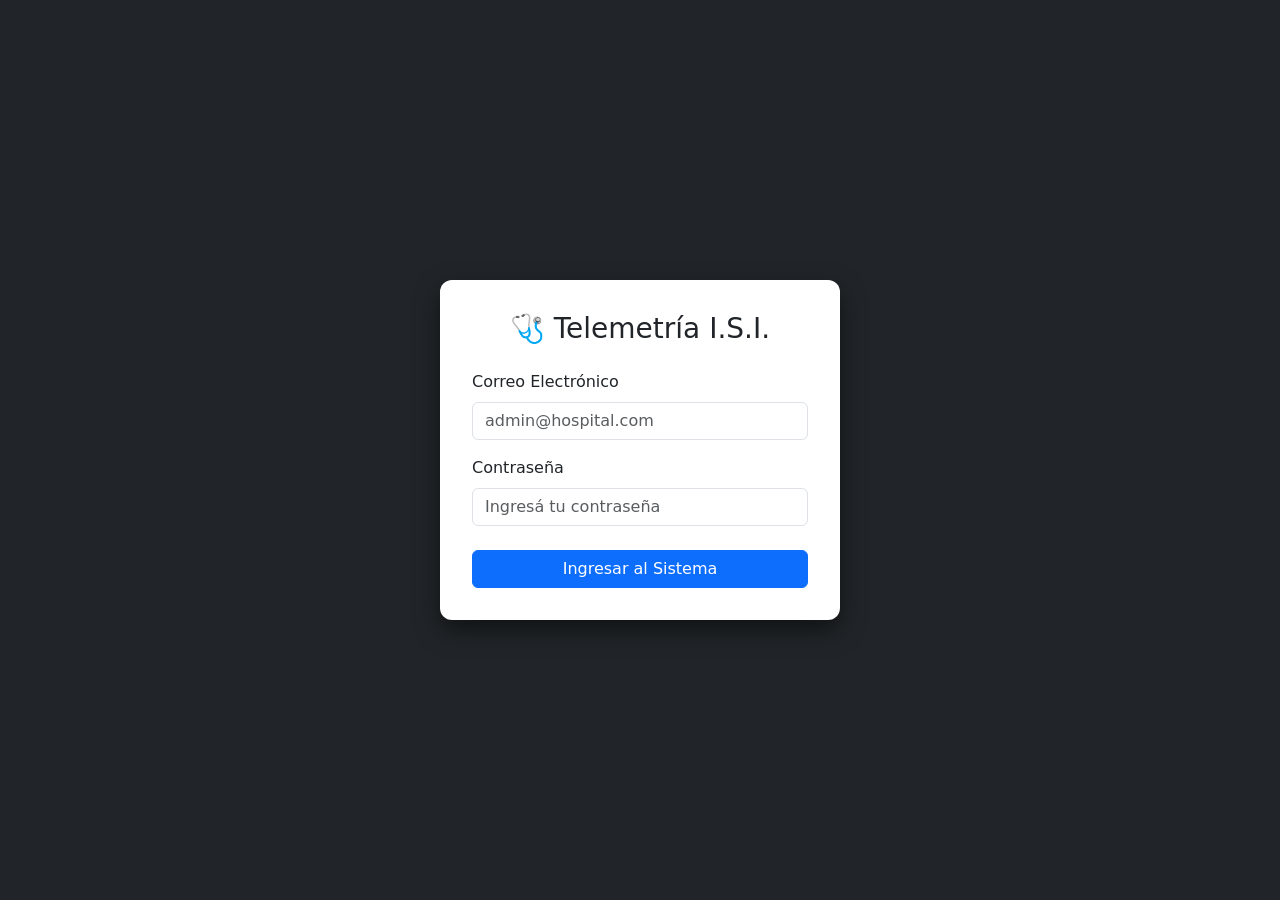
<file: admin/sensores.html>
<!DOCTYPE html>
<html lang="es">
<head>
  <meta charset="UTF-8">
  <meta name="viewport" content="width=device-width, initial-scale=1.0">
  <title>Sensores y Umbrales | Telemetría</title>
  <link href="https://cdn.jsdelivr.net/npm/bootstrap@5.3.3/dist/css/bootstrap.min.css" rel="stylesheet">
  <style>
    body { background-color: #f8f9fa; }
    #sidebar { height: 100vh; position: fixed; width: 220px; top: 0; left: 0;}
    .main-content { margin-left: 220px; padding: 20px; }
  </style>
</head>
<body>

  <nav id="sidebar" class="bg-dark text-white p-3">
    <h4 class="mb-4 text-center">🩺 Telemetría</h4>
    <ul class="nav flex-column">
      <li class="nav-item mb-2"><a href="panel.html" class="nav-link text-white">📊 Panel (Index)</a></li>
      <li class="nav-item mb-2"><a href="pacientes.html" class="nav-link text-white">👥 Pacientes</a></li>
      <li class="nav-item mb-2"><a href="equipos.html" class="nav-link text-white">📻 Equipos</a></li>
      <li class="nav-item mb-2"><a href="sensores.html" class="nav-link text-info fw-bold">📈 Sensores</a></li>
      <li class="nav-item mb-2"><a href="alarmas.html" class="nav-link text-white">⚠️ Alarmas</a></li>
      <li class="nav-item mb-2 mt-4 border-top pt-2"><a href="usuarios.html" class="nav-link text-white">⚙️ Usuarios</a></li>
    </ul>
    <div class="mt-auto pt-4">
      <button class="btn btn-outline-danger w-100" onclick="cerrarSesion()">Cerrar Sesión</button>
    </div>
  </nav>

  <div class="main-content">
    <div class="d-flex justify-content-between align-items-center mb-4">
      <div>
        <h3>Configuración de Sensores</h3>
        <p class="text-muted small mb-0">Estos son los umbrales <strong>globales</strong> (por defecto) del sistema.</p>
      </div>
      <button class="btn btn-success d-none" id="btn-nuevo-sensor" onclick="abrirModalSensor()">+ Nuevo Sensor</button>
    </div>

    <div class="table-responsive bg-white p-3 rounded shadow-sm">
      <table class="table table-hover align-middle">
        <thead class="table-dark">
          <tr>
            <th>Tipo de Sensor</th>
            <th>Mínimo Normal</th>
            <th>Máximo Normal</th>
            <th>Unidad de Medida</th>
            <th class="text-end admin-cols d-none">Acciones</th>
          </tr>
        </thead>
        <tbody id="tabla-sensores">
          <tr><td colspan="5" class="text-center text-muted">Cargando umbrales globales...</td></tr>
        </tbody>
      </table>
    </div>
  </div>

  <div class="modal fade" id="modalSensor" tabindex="-1">
    <div class="modal-dialog">
      <div class="modal-content">
        <div class="modal-header bg-primary text-white">
          <h5 class="modal-title" id="modalTitulo">Configurar Sensor Global</h5>
          <button type="button" class="btn-close btn-close-white" data-bs-dismiss="modal" aria-label="Cerrar"></button>
        </div>
        <div class="modal-body">
          <form id="formSensor">
            <div class="mb-3">
              <label for="tipo_sensor" class="form-label">Identificador del Sensor</label>
              <input type="text" class="form-control" id="tipo_sensor" placeholder="Ej: spo2, pulso, temperatura..." required>
              <small class="text-muted">No usar espacios ni mayúsculas (ej: <code>presion_sistolica</code>).</small>
            </div>
            <div class="row mb-3 mt-3">
              <div class="col">
                <label for="val_min" class="form-label">Valor Mínimo Crítico</label>
                <input type="number" step="0.1" class="form-control" id="val_min" required>
              </div>
              <div class="col">
                <label for="val_max" class="form-label">Valor Máximo Crítico</label>
                <input type="number" step="0.1" class="form-control" id="val_max" required>
              </div>
            </div>
            <div class="mb-4">
              <label for="unidad" class="form-label">Unidad de Medida</label>
              <input type="text" class="form-control" id="unidad" placeholder="Ej: bpm, %, °C, mmHg" required>
            </div>
            <button type="submit" class="btn btn-primary w-100 fw-bold" id="btnGuardarSensor">Guardar Umbral Global</button>
          </form>
        </div>
      </div>
    </div>
  </div>

  <script src="https://cdn.jsdelivr.net/npm/bootstrap@5.3.3/dist/js/bootstrap.bundle.min.js"></script>
  <script>
    const API_SENSORES = "http://localhost:8000/sensores";
    const token = localStorage.getItem("token");
    const userRole = localStorage.getItem("userRole");
    const modalSensor = new bootstrap.Modal(document.getElementById('modalSensor'));

    // Control de sesión básico
    if (!token) window.location.replace("../login.html");

    // Permisos de UI para admin
    if (userRole === "admin") {
      document.getElementById("btn-nuevo-sensor").classList.remove("d-none");
    }

    // 1. CARGAR SENSORES GLOBALES
    async function cargarSensoresGlobales() {
        const tbody = document.getElementById("tabla-sensores");
        
        try {
            const res = await fetch(API_SENSORES, {
                headers: { "Authorization": `Bearer ${token}` }
            });
            
            if (!res.ok) throw new Error("Error al obtener datos del servidor");
            
            const sensores = await res.json();
            tbody.innerHTML = "";

            if (sensores.length === 0) {
                tbody.innerHTML = '<tr><td colspan="5" class="text-center text-muted">No hay umbrales globales configurados.</td></tr>';
                return;
            }

            sensores.forEach(s => {
                // Formateamos un poquito el nombre para que se vea más lindo en la tabla
                const nombreLindo = s.tipo_signo.toUpperCase().replace("_", " ");
                const claseAdmin = userRole === "admin" ? "" : "d-none";

                tbody.innerHTML += `
                  <tr>
                    <td><strong>${nombreLindo}</strong> <br><small class="text-muted">ID: ${s.tipo_signo}</small></td>
                    <td class="text-danger fw-bold">${s.valor_minimo}</td>
                    <td class="text-danger fw-bold">${s.valor_maximo}</td>
                    <td><span class="badge bg-secondary">${s.unidad || ''}</span></td>
                    <td class="text-end admin-cols ${claseAdmin}">
                      <button class="btn btn-sm btn-outline-primary" onclick="prepararEdicion('${s.tipo_signo}', ${s.valor_minimo}, ${s.valor_maximo}, '${s.unidad || ''}')">Editar</button>
                    </td>
                  </tr>
                `;
            });
        } catch (error) {
            console.error(error);
            tbody.innerHTML = '<tr><td colspan="5" class="text-center text-danger">Error conectando con la base de datos.</td></tr>';
        }
    }

    // 2. CREAR O EDITAR SENSOR
    document.getElementById("formSensor").addEventListener("submit", async (e) => {
        e.preventDefault();
        
        const payload = {
            id_paciente: null, // Es un umbral global, por eso mandamos null
            tipo_signo: document.getElementById("tipo_sensor").value.toLowerCase().trim(),
            valor_minimo: parseFloat(document.getElementById("val_min").value),
            valor_maximo: parseFloat(document.getElementById("val_max").value),
            unidad: document.getElementById("unidad").value
        };

        try {
            const res = await fetch(`${API_SENSORES}/`, {
                method: "POST",
                headers: { 
                    "Content-Type": "application/json",
                    "Authorization": `Bearer ${token}`
                },
                body: JSON.stringify(payload)
            });

            if (res.ok) {
                modalSensor.hide();
                cargarSensoresGlobales(); // Refrescamos la tabla
                // Disparamos una alerta chiquita o aviso
                alert("Configuración global guardada correctamente.");
            } else {
                alert("Error al guardar el sensor.");
            }
        } catch (error) {
            console.error(error);
            alert("Error de conexión al servidor.");
        }
    });

    // 3. FUNCIONES DE INTERFAZ
    function abrirModalSensor() { 
        document.getElementById("formSensor").reset();
        document.getElementById("tipo_sensor").readOnly = false; // Se puede elegir el nombre
        document.getElementById("modalTitulo").innerText = "Crear Nuevo Umbral Global";
        modalSensor.show(); 
    }

    function prepararEdicion(tipo, min, max, unidad) {
        document.getElementById("tipo_sensor").value = tipo;
        document.getElementById("tipo_sensor").readOnly = true; // Bloqueamos el nombre para no duplicar en la BD
        document.getElementById("val_min").value = min;
        document.getElementById("val_max").value = max;
        document.getElementById("unidad").value = unidad;
        document.getElementById("modalTitulo").innerText = "Editar Umbral Global";
        modalSensor.show();
    }

    function cerrarSesion() {
      localStorage.clear();
      window.location.replace("../login.html");
    }

    // Iniciamos la carga al abrir la página
    cargarSensoresGlobales();
  </script>
</body>
</html>
</file>
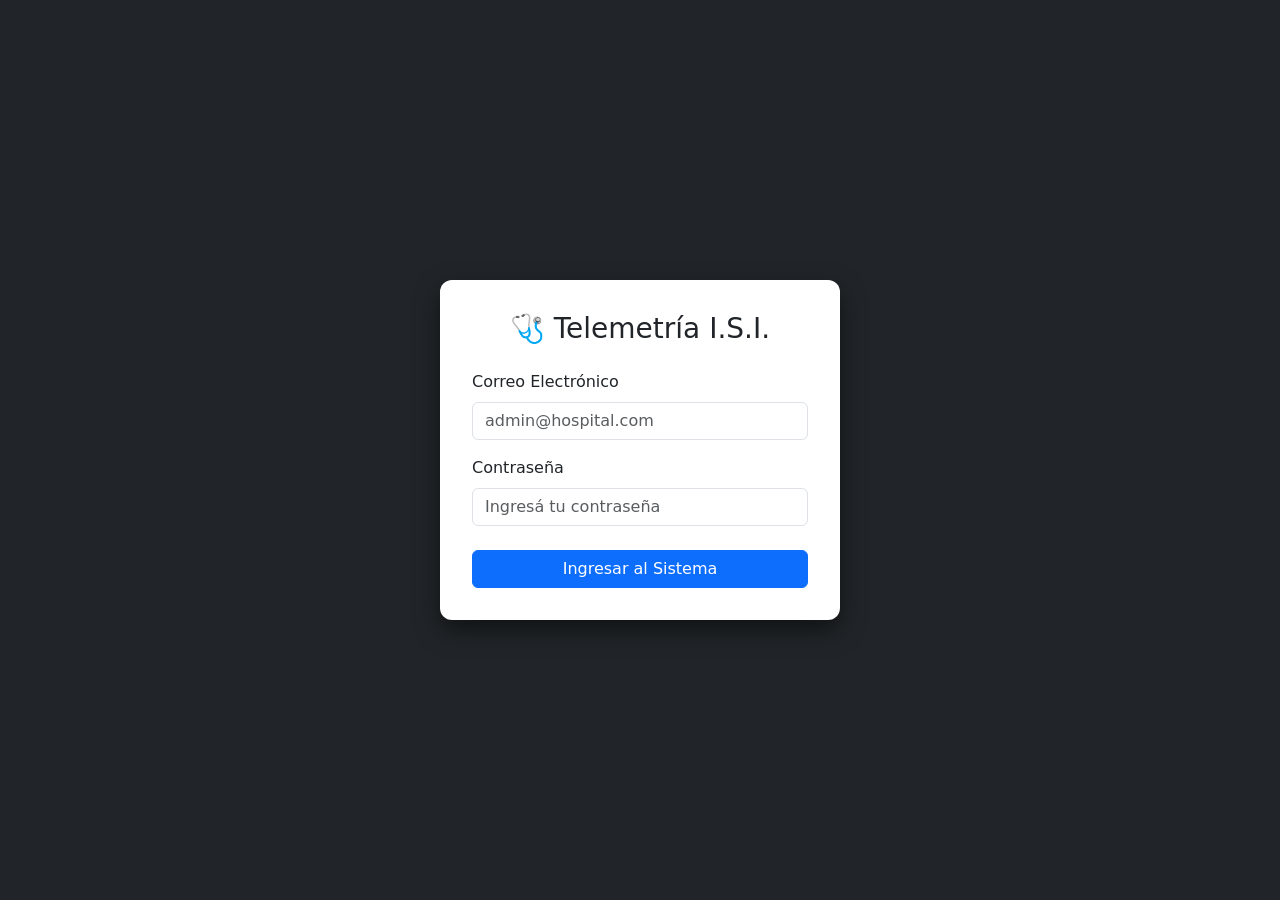
<file: admin/usuarios.html>
<!DOCTYPE html>
<html lang="es">
<head>
  <meta charset="UTF-8">
  <meta name="viewport" content="width=device-width, initial-scale=1.0">
  <title>Gestión de Usuarios | Telemetría</title>
  <link href="https://cdn.jsdelivr.net/npm/bootstrap@5.3.3/dist/css/bootstrap.min.css" rel="stylesheet">
  <style>
    body { background-color: #f8f9fa; }
    #sidebar { height: 100vh; position: fixed; width: 220px; top: 0; left: 0; }
    .main-content { margin-left: 220px; padding: 20px; }
    .usuario-inactivo { opacity: 0.6; }
  </style>
</head>
<body>

  <nav id="sidebar" class="bg-dark text-white p-3">
    <h4 class="mb-4 text-center">🩺 Telemetría</h4>
    <ul class="nav flex-column">
      <li class="nav-item mb-2"><a href="panel.html" class="nav-link text-white">📊 Panel (Index)</a></li>
      <li class="nav-item mb-2"><a href="pacientes.html" class="nav-link text-white">👥 Pacientes</a></li>
      <li class="nav-item mb-2"><a href="equipos.html" class="nav-link text-white">📻 Equipos</a></li>
      <li class="nav-item mb-2"><a href="sensores.html" class="nav-link text-white">📈 Sensores</a></li>
      <li class="nav-item mb-2"><a href="alarmas.html" class="nav-link text-white">⚠️ Alarmas</a></li>
      <li class="nav-item mb-2 mt-4 border-top pt-2"><a href="usuarios.html" class="nav-link text-info fw-bold">⚙️ Usuarios</a></li>
    </ul>
    <div class="mt-auto pt-4">
      <button class="btn btn-outline-danger w-100" onclick="cerrarSesion()">Cerrar Sesión</button>
    </div>
  </nav>

  <div class="main-content">
    <div class="d-flex justify-content-between align-items-center mb-4">
      <h3>Gestión de Usuarios del Sistema</h3>
      <button class="btn btn-success" onclick="abrirModalUsuario()">+ Nuevo Usuario</button>
    </div>

    <div class="table-responsive bg-white p-3 rounded shadow-sm">
      <table class="table table-hover align-middle">
        <thead class="table-dark">
          <tr>
            <th>Nombre</th>
            <th>Email</th>
            <th>Rol</th>
            <th>Estado</th>
            <th class="text-end">Acciones</th>
          </tr>
        </thead>
        <tbody id="tabla-usuarios">
          </tbody>
      </table>
    </div>
  </div>

  <div class="modal fade" id="modalUsuario" tabindex="-1">
    <div class="modal-dialog">
      <div class="modal-content">
        <div class="modal-header">
          <h5 class="modal-title">Crear Nuevo Usuario</h5>
          <button type="button" class="btn-close" data-bs-dismiss="modal"></button>
        </div>
        <div class="modal-body">
          <form id="formUsuario">
            <div class="mb-3">
              <label class="form-label">Nombre Completo</label>
              <input type="text" class="form-control" id="u-nombre" required>
            </div>
            <div class="mb-3">
              <label class="form-label">Correo Electrónico (Email)</label>
              <input type="email" class="form-control" id="u-email" required>
            </div>
            <div class="mb-3">
              <label class="form-label">Contraseña</label>
              <input type="password" class="form-control" id="u-password" required minlength="6">
            </div>
            <div class="mb-4">
              <label class="form-label">Rol en el sistema</label>
              <select class="form-select" id="u-rol" required>
                <option value="admin">Administrador (Acceso Total)</option>
                <option value="medico">Médico (Diagnósticos y Ajustes)</option>
                <option value="enfermero">Enfermero (Monitor y Alertas)</option>
                <option value="visor">Visor (Solo Lectura)</option>
              </select>
            </div>
            <button type="submit" class="btn btn-primary w-100">Crear Usuario</button>
          </form>
        </div>
      </div>
    </div>
  </div>

  <script src="https://cdn.jsdelivr.net/npm/bootstrap@5.3.3/dist/js/bootstrap.bundle.min.js"></script>
  <script>
    const API_URL = "http://localhost:8000/usuarios";
    const token = localStorage.getItem("token");
    const userRole = localStorage.getItem("userRole");
    const modalUsuario = new bootstrap.Modal(document.getElementById('modalUsuario'));

    // Control de seguridad: Si no es admin, lo pateamos al panel
    if (!token) window.location.replace("../login.html");
    if (userRole !== "admin") {
        alert("Acceso denegado. Solo los administradores pueden gestionar usuarios.");
        window.location.replace("panel.html");
    }

    // 1. Cargar Usuarios
    async function cargarUsuarios() {
      try {
        const res = await fetch(API_URL, {
          headers: { "Authorization": `Bearer ${token}` }
        });
        const usuarios = await res.json();
        const tbody = document.getElementById("tabla-usuarios");
        tbody.innerHTML = "";

        usuarios.forEach(u => {
          const badgeRol = `<span class="badge bg-secondary">${u.rol.toUpperCase()}</span>`;
          const badgeEstado = u.activo 
            ? `<span class="badge bg-success">Activo</span>` 
            : `<span class="badge bg-danger">Inactivo</span>`;
          
          const btnEstado = u.activo
            ? `<button class="btn btn-sm btn-outline-danger" onclick="cambiarEstado(${u.id_usuario}, false)">Dar de Baja</button>`
            : `<button class="btn btn-sm btn-outline-success" onclick="cambiarEstado(${u.id_usuario}, true)">Reactivar</button>`;

          tbody.innerHTML += `
            <tr class="${u.activo ? '' : 'usuario-inactivo'}">
              <td class="fw-bold">${u.nombre}</td>
              <td>${u.email}</td>
              <td>${badgeRol}</td>
              <td>${badgeEstado}</td>
              <td class="text-end">${btnEstado}</td>
            </tr>
          `;
        });
      } catch (e) {
        console.error("Error al cargar usuarios:", e);
      }
    }

    // 2. Crear Usuario
    document.getElementById("formUsuario").addEventListener("submit", async (e) => {
      e.preventDefault();
      
      const payload = {
        nombre: document.getElementById("u-nombre").value,
        email: document.getElementById("u-email").value,
        password: document.getElementById("u-password").value,
        rol: document.getElementById("u-rol").value
      };

      try {
        const res = await fetch(API_URL, {
          method: "POST",
          headers: { 
            "Content-Type": "application/json",
            "Authorization": `Bearer ${token}`
          },
          body: JSON.stringify(payload)
        });

        if (res.ok) {
          document.getElementById("formUsuario").reset();
          modalUsuario.hide();
          cargarUsuarios();
          alert("Usuario creado con éxito.");
        } else {
          const err = await res.json();
          alert("Error: " + (err.detail || "No se pudo crear el usuario"));
        }
      } catch (e) {
        alert("Error de conexión con el servidor.");
      }
    });

    // 3. Cambiar Estado (Baja/Alta)
    async function cambiarEstado(id_usuario, activando) {
      const accion = activando ? "reactivar" : "dar de baja";
      if (!confirm(`¿Estás seguro de que deseas ${accion} a este usuario?`)) return;

      try {
        const res = await fetch(`${API_URL}/${id_usuario}/estado`, {
          method: "PATCH",
          headers: { "Authorization": `Bearer ${token}` }
        });
        if (res.ok) {
          cargarUsuarios();
        } else {
          alert("Error al cambiar el estado del usuario.");
        }
      } catch (e) {
        alert("Error de conexión.");
      }
    }

    function abrirModalUsuario() {
      document.getElementById("formUsuario").reset();
      modalUsuario.show();
    }

    function cerrarSesion() {
      localStorage.clear();
      window.location.replace("../login.html");
    }

    // Arrancamos
    cargarUsuarios();
  </script>
</body>
</html>
</file>
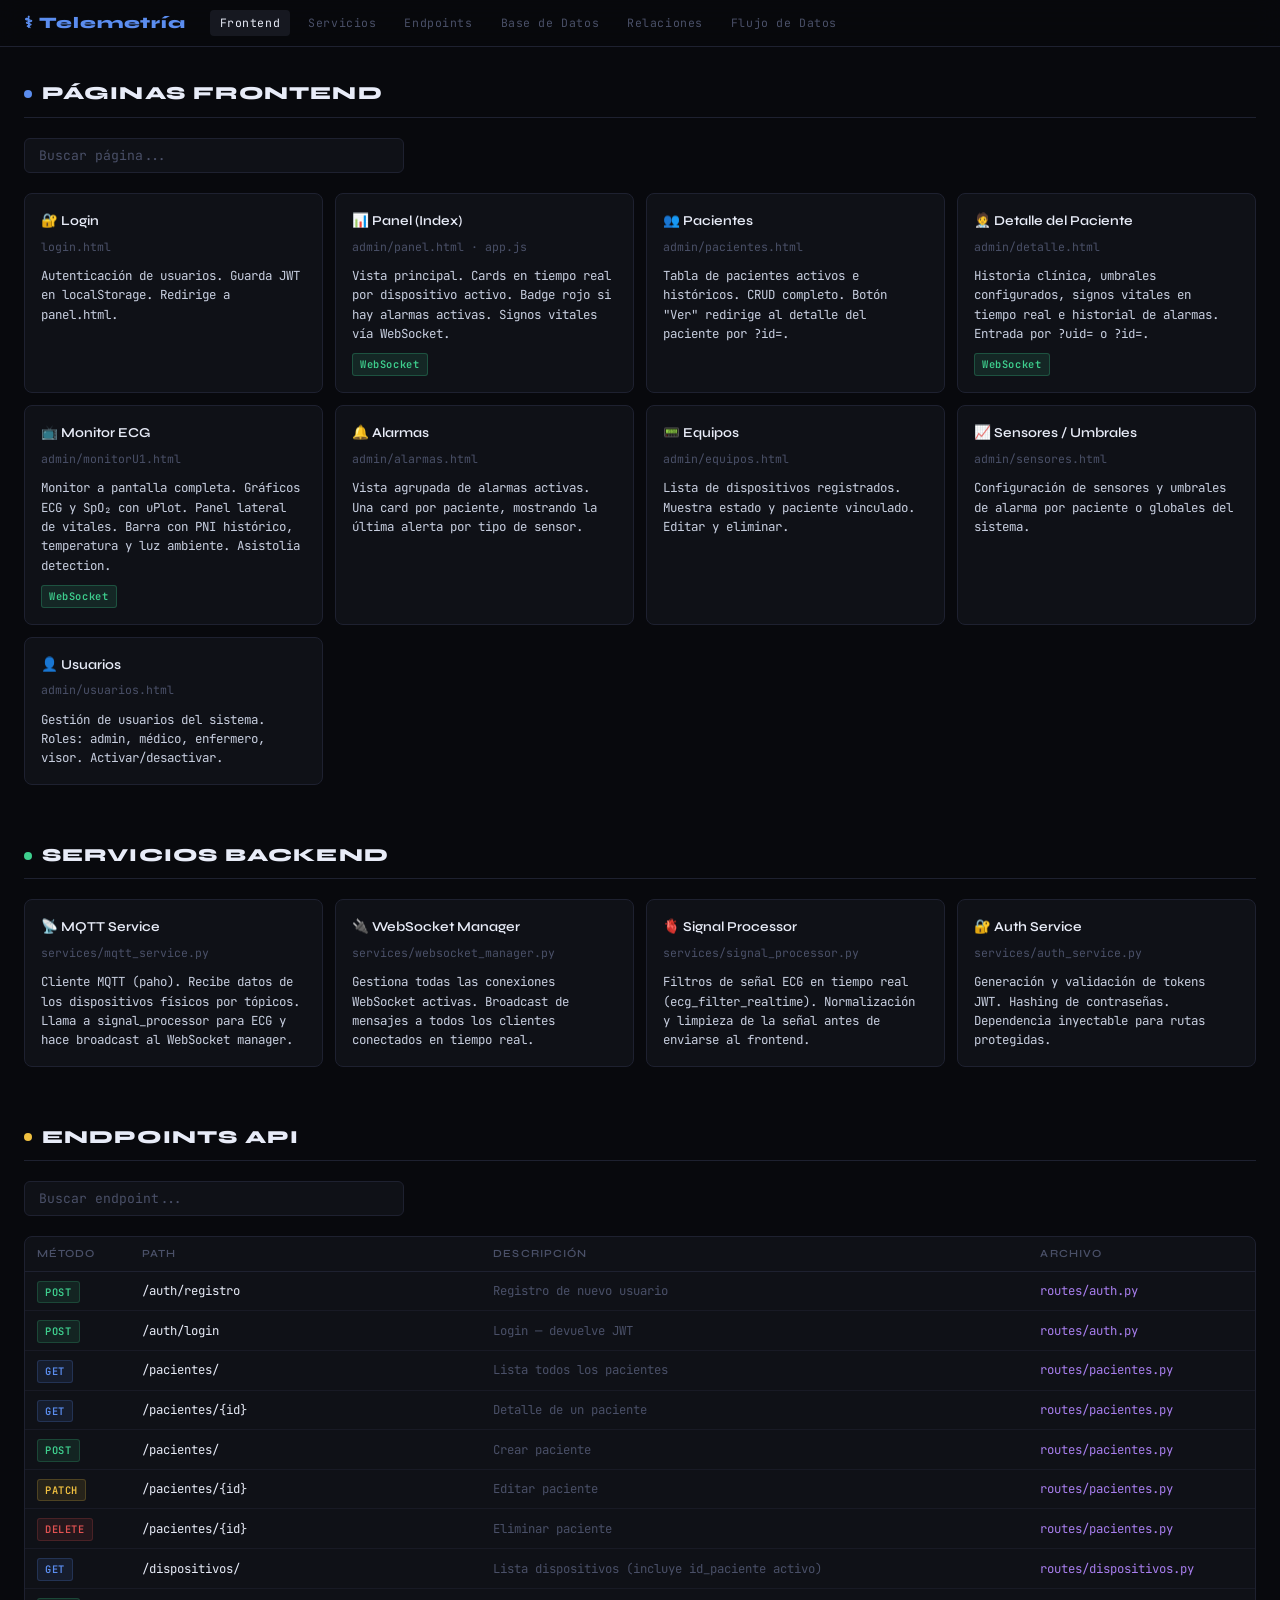
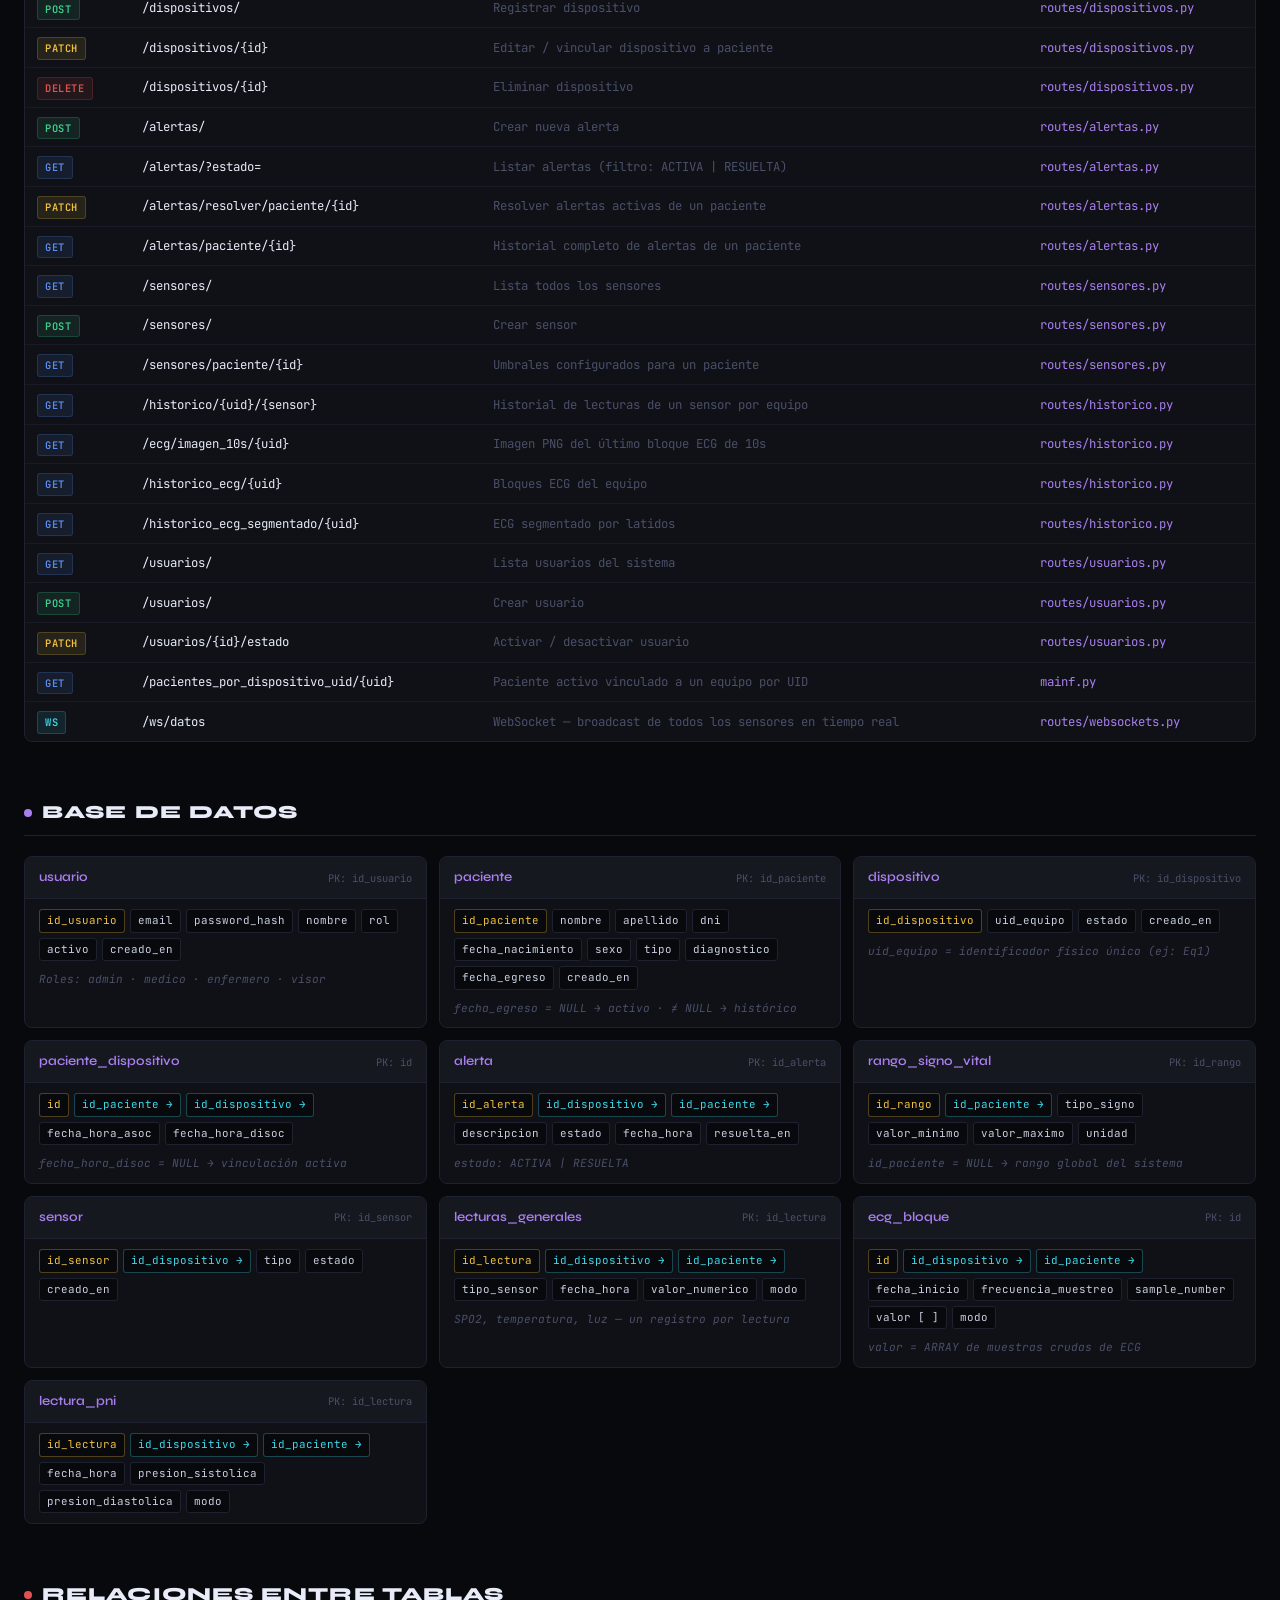
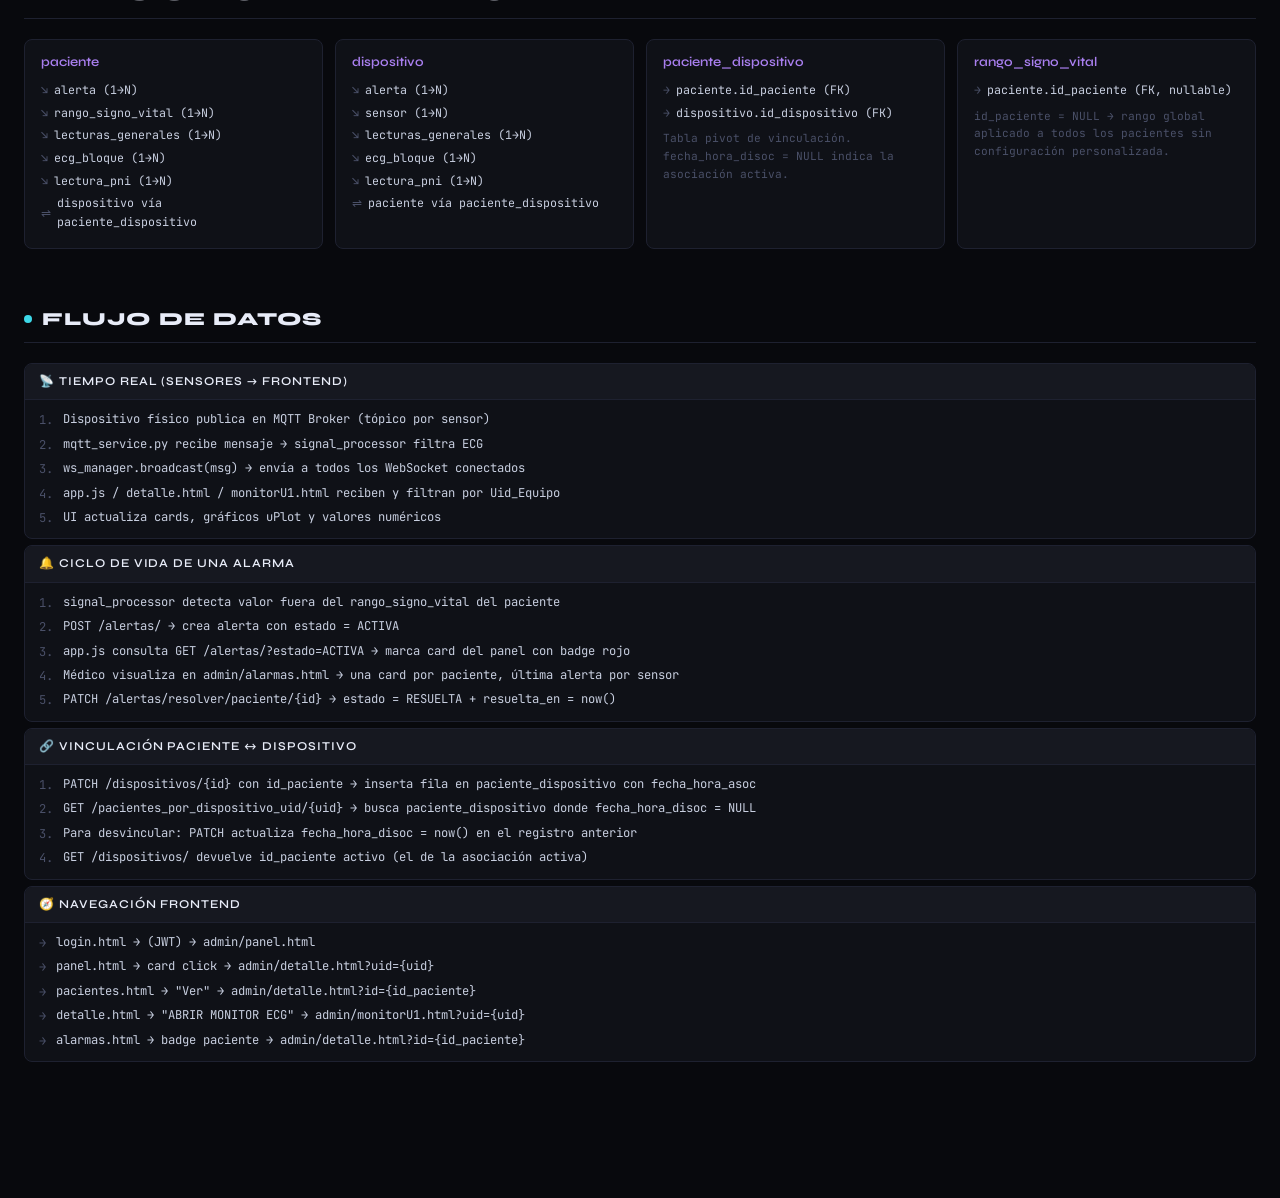
<file: docs/estructura.html>
<!DOCTYPE html>
<html lang="es">
<head>
<meta charset="UTF-8">
<title>Estructura del Proyecto — Telemetría</title>
<link href="https://fonts.googleapis.com/css2?family=JetBrains+Mono:wght@400;600&family=Syne:wght@600;800&display=swap" rel="stylesheet">
<style>
  :root {
    --bg:      #08090d;
    --bg2:     #0f1117;
    --bg3:     #161820;
    --border:  #1e2130;
    --accent:  #5b8def;
    --green:   #3ecf8e;
    --yellow:  #f0c040;
    --red:     #e05252;
    --purple:  #a97fef;
    --cyan:    #3dd8e8;
    --muted:   #4a5068;
    --text:    #c8cfe0;
    --heading: #e8ecf8;
    --mono:    'JetBrains Mono', monospace;
    --sans:    'Syne', sans-serif;
  }
  *, *::before, *::after { box-sizing: border-box; margin: 0; padding: 0; }
  html { scroll-behavior: smooth; }

  body {
    background: var(--bg);
    color: var(--text);
    font-family: var(--mono);
    font-size: 13px;
    line-height: 1.6;
    min-height: 100vh;
  }

  /* ── TOP NAV ── */
  nav {
    position: sticky; top: 0; z-index: 100;
    background: rgba(8,9,13,0.92);
    backdrop-filter: blur(12px);
    border-bottom: 1px solid var(--border);
    display: flex; align-items: center; gap: 8px;
    padding: 10px 24px;
  }
  nav .logo {
    font-family: var(--sans); font-size: 1rem; font-weight: 800;
    color: var(--accent); letter-spacing: 0.05em; margin-right: 16px;
  }
  nav a {
    color: var(--muted); text-decoration: none; font-size: 0.72rem;
    padding: 4px 10px; border-radius: 4px;
    transition: color .15s, background .15s;
    letter-spacing: 0.05em;
  }
  nav a:hover, nav a.active { color: var(--heading); background: var(--bg3); }

  /* ── LAYOUT ── */
  .page { max-width: 1360px; margin: 0 auto; padding: 32px 24px 80px; }

  h2 {
    font-family: var(--sans); font-size: 1.15rem; font-weight: 800;
    color: var(--heading); letter-spacing: 0.06em; text-transform: uppercase;
    margin-bottom: 20px; padding-bottom: 8px;
    border-bottom: 1px solid var(--border);
    display: flex; align-items: center; gap: 10px;
  }
  h2 .dot { width: 8px; height: 8px; border-radius: 50%; display: inline-block; }

  section { margin-bottom: 56px; }

  /* ── CARDS GRID ── */
  .grid { display: grid; grid-template-columns: repeat(auto-fill, minmax(280px, 1fr)); gap: 12px; }
  .card {
    background: var(--bg2); border: 1px solid var(--border); border-radius: 8px;
    padding: 16px; transition: border-color .2s, transform .15s;
    cursor: default;
  }
  .card:hover { border-color: var(--accent); transform: translateY(-2px); }
  .card-title {
    font-family: var(--sans); font-size: 0.85rem; font-weight: 600;
    color: var(--heading); margin-bottom: 6px;
    display: flex; align-items: center; gap: 8px;
  }
  .card-sub { color: var(--muted); font-size: 0.72rem; margin-bottom: 10px; }
  .card-desc { color: var(--text); font-size: 0.78rem; line-height: 1.55; }
  .tag {
    display: inline-block; padding: 2px 7px; border-radius: 3px;
    font-size: 0.65rem; font-weight: 600; letter-spacing: 0.06em;
    margin: 2px 2px 0 0;
  }
  .tag-ws  { background: rgba(62,207,142,.12); color: var(--green); border: 1px solid rgba(62,207,142,.25); }
  .tag-get    { background: rgba(91,141,239,.1);  color: var(--accent); border: 1px solid rgba(91,141,239,.2); }
  .tag-post   { background: rgba(62,207,142,.1);  color: var(--green);  border: 1px solid rgba(62,207,142,.2); }
  .tag-patch  { background: rgba(240,192,64,.1);  color: var(--yellow); border: 1px solid rgba(240,192,64,.2); }
  .tag-delete { background: rgba(224,82,82,.1);   color: var(--red);    border: 1px solid rgba(224,82,82,.2); }
  .tag-ws2    { background: rgba(61,216,232,.1);  color: var(--cyan);   border: 1px solid rgba(61,216,232,.2); }

  /* ── DB TABLE ── */
  .db-grid { display: grid; grid-template-columns: repeat(auto-fill, minmax(300px, 1fr)); gap: 12px; }
  .db-card {
    background: var(--bg2); border: 1px solid var(--border); border-radius: 8px;
    overflow: hidden; transition: border-color .2s;
  }
  .db-card:hover { border-color: var(--purple); }
  .db-header {
    background: var(--bg3); padding: 10px 14px;
    display: flex; align-items: center; justify-content: space-between;
    border-bottom: 1px solid var(--border);
  }
  .db-name { font-family: var(--sans); font-weight: 600; color: var(--purple); font-size: 0.82rem; }
  .db-pk   { font-size: 0.65rem; color: var(--muted); }
  .db-fields { padding: 10px 14px; display: flex; flex-wrap: wrap; gap: 5px; }
  .field {
    background: var(--bg); border: 1px solid var(--border); border-radius: 3px;
    padding: 2px 7px; font-size: 0.68rem; color: var(--text);
  }
  .field.pk { color: var(--yellow); border-color: rgba(240,192,64,.3); }
  .field.fk { color: var(--cyan);   border-color: rgba(61,216,232,.3); }
  .db-note { padding: 0 14px 10px; font-size: 0.7rem; color: var(--muted); font-style: italic; }

  /* ── FLOW ── */
  .flow { display: flex; flex-direction: column; gap: 6px; }
  .flow-group { background: var(--bg2); border: 1px solid var(--border); border-radius: 8px; overflow: hidden; }
  .flow-group-title {
    background: var(--bg3); padding: 8px 14px;
    font-family: var(--sans); font-size: 0.75rem; font-weight: 600;
    color: var(--heading); letter-spacing: 0.08em; text-transform: uppercase;
    border-bottom: 1px solid var(--border);
  }
  .flow-steps { padding: 10px 14px; display: flex; flex-direction: column; gap: 4px; }
  .flow-step {
    display: flex; align-items: flex-start; gap: 10px;
    font-size: 0.76rem; color: var(--text);
  }
  .flow-arrow { color: var(--muted); flex-shrink: 0; margin-top: 1px; }

  /* ── ROUTES TABLE ── */
  .route-table { width: 100%; border-collapse: collapse; }
  .route-table th {
    text-align: left; padding: 8px 12px;
    font-size: 0.68rem; letter-spacing: 0.1em; text-transform: uppercase;
    color: var(--muted); border-bottom: 1px solid var(--border);
    font-family: var(--sans); font-weight: 600;
  }
  .route-table td { padding: 7px 12px; border-bottom: 1px solid rgba(30,33,48,.6); font-size: 0.77rem; }
  .route-table tr:last-child td { border-bottom: none; }
  .route-table tr:hover td { background: var(--bg3); }
  .path { color: var(--heading); }
  .desc { color: var(--muted); }
  .file-label { color: var(--purple); font-size: 0.7rem; }

  /* ── RELATIONS VISUAL ── */
  .rel-wrap { display: flex; flex-wrap: wrap; gap: 12px; }
  .rel-block {
    background: var(--bg2); border: 1px solid var(--border); border-radius: 8px;
    padding: 12px 16px; min-width: 180px; flex: 1 1 180px;
  }
  .rel-from { font-family: var(--sans); font-weight: 600; color: var(--purple); font-size: 0.82rem; margin-bottom: 8px; }
  .rel-item { font-size: 0.73rem; color: var(--text); display: flex; gap: 6px; align-items: center; margin-bottom: 4px; }
  .rel-icon { color: var(--muted); }

  /* ── SECTION IDS ── */
  #frontend .dot { background: var(--accent); }
  #backend  .dot { background: var(--green); }
  #database .dot { background: var(--purple); }
  #routes   .dot { background: var(--yellow); }
  #flow     .dot { background: var(--cyan); }
  #relations .dot { background: var(--red); }

  /* ── SEARCH ── */
  .search-wrap { margin-bottom: 20px; }
  .search-wrap input {
    background: var(--bg2); border: 1px solid var(--border); border-radius: 6px;
    color: var(--heading); font-family: var(--mono); font-size: 0.82rem;
    padding: 8px 14px; width: 100%; max-width: 380px;
    outline: none; transition: border-color .2s;
  }
  .search-wrap input:focus { border-color: var(--accent); }
  .search-wrap input::placeholder { color: var(--muted); }

  .hidden { display: none !important; }
</style>
</head>
<body>

<nav>
  <span class="logo">⚕ Telemetría</span>
  <a href="#frontend">Frontend</a>
  <a href="#backend">Servicios</a>
  <a href="#routes">Endpoints</a>
  <a href="#database">Base de Datos</a>
  <a href="#relations">Relaciones</a>
  <a href="#flow">Flujo de Datos</a>
</nav>

<div class="page">

  <!-- ── FRONTEND ── -->
  <section id="frontend">
    <h2><span class="dot"></span>Páginas Frontend</h2>
    <div class="search-wrap">
      <input type="text" id="searchPages" placeholder="Buscar página..." oninput="filter('searchPages', 'pages-grid', 'card')">
    </div>
    <div class="grid" id="pages-grid">

      <div class="card" data-search="login autenticación jwt">
        <div class="card-title">🔐 Login</div>
        <div class="card-sub">login.html</div>
        <div class="card-desc">Autenticación de usuarios. Guarda JWT en localStorage. Redirige a panel.html.</div>
      </div>

      <div class="card" data-search="panel index tiempo real websocket cards dispositivos">
        <div class="card-title">📊 Panel (Index)</div>
        <div class="card-sub">admin/panel.html · app.js</div>
        <div class="card-desc">Vista principal. Cards en tiempo real por dispositivo activo. Badge rojo si hay alarmas activas. Signos vitales vía WebSocket.</div>
        <div style="margin-top:8px"><span class="tag tag-ws">WebSocket</span></span></div>
      </div>

      <div class="card" data-search="pacientes lista tabla crud histórico activos">
        <div class="card-title">👥 Pacientes</div>
        <div class="card-sub">admin/pacientes.html</div>
        <div class="card-desc">Tabla de pacientes activos e históricos. CRUD completo. Botón "Ver" redirige al detalle del paciente por ?id=.</div>
      </div>

      <div class="card" data-search="detalle paciente historia clinica umbrales signos vitales alarmas historial">
        <div class="card-title">🧑‍⚕️ Detalle del Paciente</div>
        <div class="card-sub">admin/detalle.html</div>
        <div class="card-desc">Historia clínica, umbrales configurados, signos vitales en tiempo real e historial de alarmas. Entrada por ?uid= o ?id=.</div>
        <div style="margin-top:8px"><span class="tag tag-ws">WebSocket</span></div>
      </div>

      <div class="card" data-search="monitor ecg spo2 uplot tiempo real pantalla completa">
        <div class="card-title">📺 Monitor ECG</div>
        <div class="card-sub">admin/monitorU1.html</div>
        <div class="card-desc">Monitor a pantalla completa. Gráficos ECG y SpO₂ con uPlot. Panel lateral de vitales. Barra con PNI histórico, temperatura y luz ambiente. Asistolia detection.</div>
        <div style="margin-top:8px"><span class="tag tag-ws">WebSocket</span></div>
      </div>

      <div class="card" data-search="alarmas activas alertas sensor paciente agrupadas">
        <div class="card-title">🔔 Alarmas</div>
        <div class="card-sub">admin/alarmas.html</div>
        <div class="card-desc">Vista agrupada de alarmas activas. Una card por paciente, mostrando la última alerta por tipo de sensor.</div>
      </div>

      <div class="card" data-search="equipos dispositivos vinculación uid estado">
        <div class="card-title">📟 Equipos</div>
        <div class="card-sub">admin/equipos.html</div>
        <div class="card-desc">Lista de dispositivos registrados. Muestra estado y paciente vinculado. Editar y eliminar.</div>
      </div>

      <div class="card" data-search="sensores umbrales configuración rangos">
        <div class="card-title">📈 Sensores / Umbrales</div>
        <div class="card-sub">admin/sensores.html</div>
        <div class="card-desc">Configuración de sensores y umbrales de alarma por paciente o globales del sistema.</div>
      </div>

      <div class="card" data-search="usuarios admin médico enfermero roles">
        <div class="card-title">👤 Usuarios</div>
        <div class="card-sub">admin/usuarios.html</div>
        <div class="card-desc">Gestión de usuarios del sistema. Roles: admin, médico, enfermero, visor. Activar/desactivar.</div>
      </div>

    </div>
  </section>

  <!-- ── BACKEND SERVICES ── -->
  <section id="backend">
    <h2><span class="dot"></span>Servicios Backend</h2>
    <div class="grid">

      <div class="card">
        <div class="card-title">📡 MQTT Service</div>
        <div class="card-sub">services/mqtt_service.py</div>
        <div class="card-desc">Cliente MQTT (paho). Recibe datos de los dispositivos físicos por tópicos. Llama a signal_processor para ECG y hace broadcast al WebSocket manager.</div>
      </div>

      <div class="card">
        <div class="card-title">🔌 WebSocket Manager</div>
        <div class="card-sub">services/websocket_manager.py</div>
        <div class="card-desc">Gestiona todas las conexiones WebSocket activas. Broadcast de mensajes a todos los clientes conectados en tiempo real.</div>
      </div>

      <div class="card">
        <div class="card-title">🫀 Signal Processor</div>
        <div class="card-sub">services/signal_processor.py</div>
        <div class="card-desc">Filtros de señal ECG en tiempo real (ecg_filter_realtime). Normalización y limpieza de la señal antes de enviarse al frontend.</div>
      </div>

      <div class="card">
        <div class="card-title">🔐 Auth Service</div>
        <div class="card-sub">services/auth_service.py</div>
        <div class="card-desc">Generación y validación de tokens JWT. Hashing de contraseñas. Dependencia inyectable para rutas protegidas.</div>
      </div>

    </div>
  </section>

  <!-- ── ENDPOINTS ── -->
  <section id="routes">
    <h2><span class="dot"></span>Endpoints API</h2>
    <div class="search-wrap">
      <input type="text" id="searchRoutes" placeholder="Buscar endpoint..." oninput="filterTable('searchRoutes', 'routes-tbody')">
    </div>
    <div style="background:var(--bg2); border:1px solid var(--border); border-radius:8px; overflow:hidden;">
      <table class="route-table">
        <thead>
          <tr>
            <th>Método</th>
            <th>Path</th>
            <th>Descripción</th>
            <th>Archivo</th>
          </tr>
        </thead>
        <tbody id="routes-tbody">
          <tr><td><span class="tag tag-post">POST</span></td><td class="path">/auth/registro</td><td class="desc">Registro de nuevo usuario</td><td class="file-label">routes/auth.py</td></tr>
          <tr><td><span class="tag tag-post">POST</span></td><td class="path">/auth/login</td><td class="desc">Login — devuelve JWT</td><td class="file-label">routes/auth.py</td></tr>

          <tr><td><span class="tag tag-get">GET</span></td><td class="path">/pacientes/</td><td class="desc">Lista todos los pacientes</td><td class="file-label">routes/pacientes.py</td></tr>
          <tr><td><span class="tag tag-get">GET</span></td><td class="path">/pacientes/{id}</td><td class="desc">Detalle de un paciente</td><td class="file-label">routes/pacientes.py</td></tr>
          <tr><td><span class="tag tag-post">POST</span></td><td class="path">/pacientes/</td><td class="desc">Crear paciente</td><td class="file-label">routes/pacientes.py</td></tr>
          <tr><td><span class="tag tag-patch">PATCH</span></td><td class="path">/pacientes/{id}</td><td class="desc">Editar paciente</td><td class="file-label">routes/pacientes.py</td></tr>
          <tr><td><span class="tag tag-delete">DELETE</span></td><td class="path">/pacientes/{id}</td><td class="desc">Eliminar paciente</td><td class="file-label">routes/pacientes.py</td></tr>

          <tr><td><span class="tag tag-get">GET</span></td><td class="path">/dispositivos/</td><td class="desc">Lista dispositivos (incluye id_paciente activo)</td><td class="file-label">routes/dispositivos.py</td></tr>
          <tr><td><span class="tag tag-post">POST</span></td><td class="path">/dispositivos/</td><td class="desc">Registrar dispositivo</td><td class="file-label">routes/dispositivos.py</td></tr>
          <tr><td><span class="tag tag-patch">PATCH</span></td><td class="path">/dispositivos/{id}</td><td class="desc">Editar / vincular dispositivo a paciente</td><td class="file-label">routes/dispositivos.py</td></tr>
          <tr><td><span class="tag tag-delete">DELETE</span></td><td class="path">/dispositivos/{id}</td><td class="desc">Eliminar dispositivo</td><td class="file-label">routes/dispositivos.py</td></tr>

          <tr><td><span class="tag tag-post">POST</span></td><td class="path">/alertas/</td><td class="desc">Crear nueva alerta</td><td class="file-label">routes/alertas.py</td></tr>
          <tr><td><span class="tag tag-get">GET</span></td><td class="path">/alertas/?estado=</td><td class="desc">Listar alertas (filtro: ACTIVA | RESUELTA)</td><td class="file-label">routes/alertas.py</td></tr>
          <tr><td><span class="tag tag-patch">PATCH</span></td><td class="path">/alertas/resolver/paciente/{id}</td><td class="desc">Resolver alertas activas de un paciente</td><td class="file-label">routes/alertas.py</td></tr>
          <tr><td><span class="tag tag-get">GET</span></td><td class="path">/alertas/paciente/{id}</td><td class="desc">Historial completo de alertas de un paciente</td><td class="file-label">routes/alertas.py</td></tr>

          <tr><td><span class="tag tag-get">GET</span></td><td class="path">/sensores/</td><td class="desc">Lista todos los sensores</td><td class="file-label">routes/sensores.py</td></tr>
          <tr><td><span class="tag tag-post">POST</span></td><td class="path">/sensores/</td><td class="desc">Crear sensor</td><td class="file-label">routes/sensores.py</td></tr>
          <tr><td><span class="tag tag-get">GET</span></td><td class="path">/sensores/paciente/{id}</td><td class="desc">Umbrales configurados para un paciente</td><td class="file-label">routes/sensores.py</td></tr>

          <tr><td><span class="tag tag-get">GET</span></td><td class="path">/historico/{uid}/{sensor}</td><td class="desc">Historial de lecturas de un sensor por equipo</td><td class="file-label">routes/historico.py</td></tr>
          <tr><td><span class="tag tag-get">GET</span></td><td class="path">/ecg/imagen_10s/{uid}</td><td class="desc">Imagen PNG del último bloque ECG de 10s</td><td class="file-label">routes/historico.py</td></tr>
          <tr><td><span class="tag tag-get">GET</span></td><td class="path">/historico_ecg/{uid}</td><td class="desc">Bloques ECG del equipo</td><td class="file-label">routes/historico.py</td></tr>
          <tr><td><span class="tag tag-get">GET</span></td><td class="path">/historico_ecg_segmentado/{uid}</td><td class="desc">ECG segmentado por latidos</td><td class="file-label">routes/historico.py</td></tr>

          <tr><td><span class="tag tag-get">GET</span></td><td class="path">/usuarios/</td><td class="desc">Lista usuarios del sistema</td><td class="file-label">routes/usuarios.py</td></tr>
          <tr><td><span class="tag tag-post">POST</span></td><td class="path">/usuarios/</td><td class="desc">Crear usuario</td><td class="file-label">routes/usuarios.py</td></tr>
          <tr><td><span class="tag tag-patch">PATCH</span></td><td class="path">/usuarios/{id}/estado</td><td class="desc">Activar / desactivar usuario</td><td class="file-label">routes/usuarios.py</td></tr>

          <tr><td><span class="tag tag-get">GET</span></td><td class="path">/pacientes_por_dispositivo_uid/{uid}</td><td class="desc">Paciente activo vinculado a un equipo por UID</td><td class="file-label">mainf.py</td></tr>

          <tr><td><span class="tag tag-ws2">WS</span></td><td class="path">/ws/datos</td><td class="desc">WebSocket — broadcast de todos los sensores en tiempo real</td><td class="file-label">routes/websockets.py</td></tr>
        </tbody>
      </table>
    </div>
  </section>

  <!-- ── DATABASE ── -->
  <section id="database">
    <h2><span class="dot"></span>Base de Datos</h2>
    <div class="db-grid">

      <div class="db-card">
        <div class="db-header">
          <span class="db-name">usuario</span>
          <span class="db-pk">PK: id_usuario</span>
        </div>
        <div class="db-fields">
          <span class="field pk">id_usuario</span>
          <span class="field">email</span><span class="field">password_hash</span>
          <span class="field">nombre</span><span class="field">rol</span>
          <span class="field">activo</span><span class="field">creado_en</span>
        </div>
        <div class="db-note">Roles: admin · medico · enfermero · visor</div>
      </div>

      <div class="db-card">
        <div class="db-header">
          <span class="db-name">paciente</span>
          <span class="db-pk">PK: id_paciente</span>
        </div>
        <div class="db-fields">
          <span class="field pk">id_paciente</span>
          <span class="field">nombre</span><span class="field">apellido</span>
          <span class="field">dni</span><span class="field">fecha_nacimiento</span>
          <span class="field">sexo</span><span class="field">tipo</span>
          <span class="field">diagnostico</span><span class="field">fecha_egreso</span>
          <span class="field">creado_en</span>
        </div>
        <div class="db-note">fecha_egreso = NULL → activo · ≠ NULL → histórico</div>
      </div>

      <div class="db-card">
        <div class="db-header">
          <span class="db-name">dispositivo</span>
          <span class="db-pk">PK: id_dispositivo</span>
        </div>
        <div class="db-fields">
          <span class="field pk">id_dispositivo</span>
          <span class="field">uid_equipo</span>
          <span class="field">estado</span><span class="field">creado_en</span>
        </div>
        <div class="db-note">uid_equipo = identificador físico único (ej: Eq1)</div>
      </div>

      <div class="db-card">
        <div class="db-header">
          <span class="db-name">paciente_dispositivo</span>
          <span class="db-pk">PK: id</span>
        </div>
        <div class="db-fields">
          <span class="field pk">id</span>
          <span class="field fk">id_paciente →</span>
          <span class="field fk">id_dispositivo →</span>
          <span class="field">fecha_hora_asoc</span>
          <span class="field">fecha_hora_disoc</span>
        </div>
        <div class="db-note">fecha_hora_disoc = NULL → vinculación activa</div>
      </div>

      <div class="db-card">
        <div class="db-header">
          <span class="db-name">alerta</span>
          <span class="db-pk">PK: id_alerta</span>
        </div>
        <div class="db-fields">
          <span class="field pk">id_alerta</span>
          <span class="field fk">id_dispositivo →</span>
          <span class="field fk">id_paciente →</span>
          <span class="field">descripcion</span>
          <span class="field">estado</span>
          <span class="field">fecha_hora</span>
          <span class="field">resuelta_en</span>
        </div>
        <div class="db-note">estado: ACTIVA | RESUELTA</div>
      </div>

      <div class="db-card">
        <div class="db-header">
          <span class="db-name">rango_signo_vital</span>
          <span class="db-pk">PK: id_rango</span>
        </div>
        <div class="db-fields">
          <span class="field pk">id_rango</span>
          <span class="field fk">id_paciente →</span>
          <span class="field">tipo_signo</span>
          <span class="field">valor_minimo</span>
          <span class="field">valor_maximo</span>
          <span class="field">unidad</span>
        </div>
        <div class="db-note">id_paciente = NULL → rango global del sistema</div>
      </div>

      <div class="db-card">
        <div class="db-header">
          <span class="db-name">sensor</span>
          <span class="db-pk">PK: id_sensor</span>
        </div>
        <div class="db-fields">
          <span class="field pk">id_sensor</span>
          <span class="field fk">id_dispositivo →</span>
          <span class="field">tipo</span>
          <span class="field">estado</span>
          <span class="field">creado_en</span>
        </div>
      </div>

      <div class="db-card">
        <div class="db-header">
          <span class="db-name">lecturas_generales</span>
          <span class="db-pk">PK: id_lectura</span>
        </div>
        <div class="db-fields">
          <span class="field pk">id_lectura</span>
          <span class="field fk">id_dispositivo →</span>
          <span class="field fk">id_paciente →</span>
          <span class="field">tipo_sensor</span>
          <span class="field">fecha_hora</span>
          <span class="field">valor_numerico</span>
          <span class="field">modo</span>
        </div>
        <div class="db-note">SPO2, temperatura, luz — un registro por lectura</div>
      </div>

      <div class="db-card">
        <div class="db-header">
          <span class="db-name">ecg_bloque</span>
          <span class="db-pk">PK: id</span>
        </div>
        <div class="db-fields">
          <span class="field pk">id</span>
          <span class="field fk">id_dispositivo →</span>
          <span class="field fk">id_paciente →</span>
          <span class="field">fecha_inicio</span>
          <span class="field">frecuencia_muestreo</span>
          <span class="field">sample_number</span>
          <span class="field">valor [ ]</span>
          <span class="field">modo</span>
        </div>
        <div class="db-note">valor = ARRAY de muestras crudas de ECG</div>
      </div>

      <div class="db-card">
        <div class="db-header">
          <span class="db-name">lectura_pni</span>
          <span class="db-pk">PK: id_lectura</span>
        </div>
        <div class="db-fields">
          <span class="field pk">id_lectura</span>
          <span class="field fk">id_dispositivo →</span>
          <span class="field fk">id_paciente →</span>
          <span class="field">fecha_hora</span>
          <span class="field">presion_sistolica</span>
          <span class="field">presion_diastolica</span>
          <span class="field">modo</span>
        </div>
      </div>

    </div>
  </section>

  <!-- ── RELATIONS ── -->
  <section id="relations">
    <h2><span class="dot"></span>Relaciones entre Tablas</h2>
    <div class="rel-wrap">
      <div class="rel-block">
        <div class="rel-from">paciente</div>
        <div class="rel-item"><span class="rel-icon">↘</span> alerta (1→N)</div>
        <div class="rel-item"><span class="rel-icon">↘</span> rango_signo_vital (1→N)</div>
        <div class="rel-item"><span class="rel-icon">↘</span> lecturas_generales (1→N)</div>
        <div class="rel-item"><span class="rel-icon">↘</span> ecg_bloque (1→N)</div>
        <div class="rel-item"><span class="rel-icon">↘</span> lectura_pni (1→N)</div>
        <div class="rel-item"><span class="rel-icon">⇌</span> dispositivo vía paciente_dispositivo</div>
      </div>
      <div class="rel-block">
        <div class="rel-from">dispositivo</div>
        <div class="rel-item"><span class="rel-icon">↘</span> alerta (1→N)</div>
        <div class="rel-item"><span class="rel-icon">↘</span> sensor (1→N)</div>
        <div class="rel-item"><span class="rel-icon">↘</span> lecturas_generales (1→N)</div>
        <div class="rel-item"><span class="rel-icon">↘</span> ecg_bloque (1→N)</div>
        <div class="rel-item"><span class="rel-icon">↘</span> lectura_pni (1→N)</div>
        <div class="rel-item"><span class="rel-icon">⇌</span> paciente vía paciente_dispositivo</div>
      </div>
      <div class="rel-block">
        <div class="rel-from">paciente_dispositivo</div>
        <div class="rel-item"><span class="rel-icon">→</span> paciente.id_paciente (FK)</div>
        <div class="rel-item"><span class="rel-icon">→</span> dispositivo.id_dispositivo (FK)</div>
        <div class="rel-item" style="margin-top:8px; color:var(--muted); font-size:0.7rem">Tabla pivot de vinculación. fecha_hora_disoc = NULL indica la asociación activa.</div>
      </div>
      <div class="rel-block">
        <div class="rel-from">rango_signo_vital</div>
        <div class="rel-item"><span class="rel-icon">→</span> paciente.id_paciente (FK, nullable)</div>
        <div class="rel-item" style="margin-top:8px; color:var(--muted); font-size:0.7rem">id_paciente = NULL → rango global aplicado a todos los pacientes sin configuración personalizada.</div>
      </div>
    </div>
  </section>

  <!-- ── FLOW ── -->
  <section id="flow">
    <h2><span class="dot"></span>Flujo de Datos</h2>
    <div class="flow">

      <div class="flow-group">
        <div class="flow-group-title">📡 Tiempo Real (Sensores → Frontend)</div>
        <div class="flow-steps">
          <div class="flow-step"><span class="flow-arrow">1.</span> Dispositivo físico publica en MQTT Broker (tópico por sensor)</div>
          <div class="flow-step"><span class="flow-arrow">2.</span> mqtt_service.py recibe mensaje → signal_processor filtra ECG</div>
          <div class="flow-step"><span class="flow-arrow">3.</span> ws_manager.broadcast(msg) → envía a todos los WebSocket conectados</div>
          <div class="flow-step"><span class="flow-arrow">4.</span> app.js / detalle.html / monitorU1.html reciben y filtran por Uid_Equipo</div>
          <div class="flow-step"><span class="flow-arrow">5.</span> UI actualiza cards, gráficos uPlot y valores numéricos</div>
        </div>
      </div>

      <div class="flow-group">
        <div class="flow-group-title">🔔 Ciclo de Vida de una Alarma</div>
        <div class="flow-steps">
          <div class="flow-step"><span class="flow-arrow">1.</span> signal_processor detecta valor fuera del rango_signo_vital del paciente</div>
          <div class="flow-step"><span class="flow-arrow">2.</span> POST /alertas/ → crea alerta con estado = ACTIVA</div>
          <div class="flow-step"><span class="flow-arrow">3.</span> app.js consulta GET /alertas/?estado=ACTIVA → marca card del panel con badge rojo</div>
          <div class="flow-step"><span class="flow-arrow">4.</span> Médico visualiza en admin/alarmas.html → una card por paciente, última alerta por sensor</div>
          <div class="flow-step"><span class="flow-arrow">5.</span> PATCH /alertas/resolver/paciente/{id} → estado = RESUELTA + resuelta_en = now()</div>
        </div>
      </div>

      <div class="flow-group">
        <div class="flow-group-title">🔗 Vinculación Paciente ↔ Dispositivo</div>
        <div class="flow-steps">
          <div class="flow-step"><span class="flow-arrow">1.</span> PATCH /dispositivos/{id} con id_paciente → inserta fila en paciente_dispositivo con fecha_hora_asoc</div>
          <div class="flow-step"><span class="flow-arrow">2.</span> GET /pacientes_por_dispositivo_uid/{uid} → busca paciente_dispositivo donde fecha_hora_disoc = NULL</div>
          <div class="flow-step"><span class="flow-arrow">3.</span> Para desvincular: PATCH actualiza fecha_hora_disoc = now() en el registro anterior</div>
          <div class="flow-step"><span class="flow-arrow">4.</span> GET /dispositivos/ devuelve id_paciente activo (el de la asociación activa)</div>
        </div>
      </div>

      <div class="flow-group">
        <div class="flow-group-title">🧭 Navegación Frontend</div>
        <div class="flow-steps">
          <div class="flow-step"><span class="flow-arrow">→</span> login.html → (JWT) → admin/panel.html</div>
          <div class="flow-step"><span class="flow-arrow">→</span> panel.html → card click → admin/detalle.html?uid={uid}</div>
          <div class="flow-step"><span class="flow-arrow">→</span> pacientes.html → "Ver" → admin/detalle.html?id={id_paciente}</div>
          <div class="flow-step"><span class="flow-arrow">→</span> detalle.html → "ABRIR MONITOR ECG" → admin/monitorU1.html?uid={uid}</div>
          <div class="flow-step"><span class="flow-arrow">→</span> alarmas.html → badge paciente → admin/detalle.html?id={id_paciente}</div>
        </div>
      </div>

    </div>
  </section>

</div>

<script>
  function filter(inputId, gridId, cardClass) {
    const q = document.getElementById(inputId).value.toLowerCase();
    document.querySelectorAll(`#${gridId} .${cardClass}`).forEach(el => {
      const text = (el.textContent + ' ' + (el.dataset.search||'')).toLowerCase();
      el.classList.toggle('hidden', q && !text.includes(q));
    });
  }

  function filterTable(inputId, tbodyId) {
    const q = document.getElementById(inputId).value.toLowerCase();
    document.querySelectorAll(`#${tbodyId} tr`).forEach(tr => {
      tr.classList.toggle('hidden', q && !tr.textContent.toLowerCase().includes(q));
    });
  }

  // Nav active state on scroll
  const sections = document.querySelectorAll('section[id]');
  const navLinks = document.querySelectorAll('nav a');
  window.addEventListener('scroll', () => {
    let current = '';
    sections.forEach(s => { if (window.scrollY >= s.offsetTop - 80) current = s.id; });
    navLinks.forEach(a => a.classList.toggle('active', a.getAttribute('href') === '#' + current));
  });
</script>

</body>
</html>
</file>
